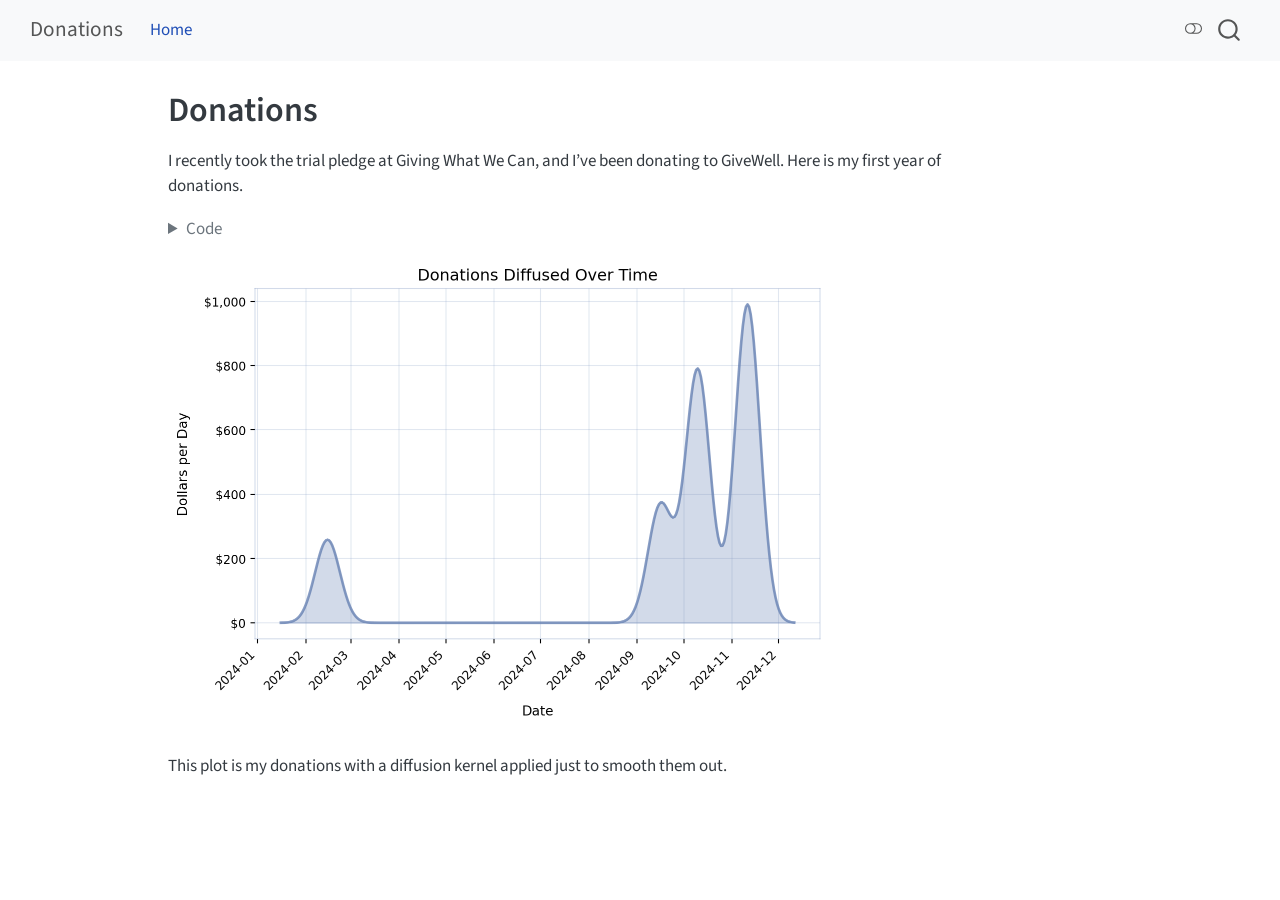
<file: index.html>
<!DOCTYPE html>
<html xmlns="http://www.w3.org/1999/xhtml" lang="en" xml:lang="en"><head>

<meta charset="utf-8">
<meta name="generator" content="quarto-1.6.32">

<meta name="viewport" content="width=device-width, initial-scale=1.0, user-scalable=yes">


<title>Donations</title>
<style>
code{white-space: pre-wrap;}
span.smallcaps{font-variant: small-caps;}
div.columns{display: flex; gap: min(4vw, 1.5em);}
div.column{flex: auto; overflow-x: auto;}
div.hanging-indent{margin-left: 1.5em; text-indent: -1.5em;}
ul.task-list{list-style: none;}
ul.task-list li input[type="checkbox"] {
  width: 0.8em;
  margin: 0 0.8em 0.2em -1em; /* quarto-specific, see https://github.com/quarto-dev/quarto-cli/issues/4556 */ 
  vertical-align: middle;
}
/* CSS for syntax highlighting */
pre > code.sourceCode { white-space: pre; position: relative; }
pre > code.sourceCode > span { line-height: 1.25; }
pre > code.sourceCode > span:empty { height: 1.2em; }
.sourceCode { overflow: visible; }
code.sourceCode > span { color: inherit; text-decoration: inherit; }
div.sourceCode { margin: 1em 0; }
pre.sourceCode { margin: 0; }
@media screen {
div.sourceCode { overflow: auto; }
}
@media print {
pre > code.sourceCode { white-space: pre-wrap; }
pre > code.sourceCode > span { display: inline-block; text-indent: -5em; padding-left: 5em; }
}
pre.numberSource code
  { counter-reset: source-line 0; }
pre.numberSource code > span
  { position: relative; left: -4em; counter-increment: source-line; }
pre.numberSource code > span > a:first-child::before
  { content: counter(source-line);
    position: relative; left: -1em; text-align: right; vertical-align: baseline;
    border: none; display: inline-block;
    -webkit-touch-callout: none; -webkit-user-select: none;
    -khtml-user-select: none; -moz-user-select: none;
    -ms-user-select: none; user-select: none;
    padding: 0 4px; width: 4em;
  }
pre.numberSource { margin-left: 3em;  padding-left: 4px; }
div.sourceCode
  {   }
@media screen {
pre > code.sourceCode > span > a:first-child::before { text-decoration: underline; }
}
</style>


<script src="site_libs/quarto-nav/quarto-nav.js"></script>
<script src="site_libs/quarto-nav/headroom.min.js"></script>
<script src="site_libs/clipboard/clipboard.min.js"></script>
<script src="site_libs/quarto-search/autocomplete.umd.js"></script>
<script src="site_libs/quarto-search/fuse.min.js"></script>
<script src="site_libs/quarto-search/quarto-search.js"></script>
<meta name="quarto:offset" content="./">
<script src="site_libs/quarto-html/quarto.js"></script>
<script src="site_libs/quarto-html/popper.min.js"></script>
<script src="site_libs/quarto-html/tippy.umd.min.js"></script>
<script src="site_libs/quarto-html/anchor.min.js"></script>
<link href="site_libs/quarto-html/tippy.css" rel="stylesheet">
<link href="site_libs/quarto-html/quarto-syntax-highlighting-2486e1f0a3ee9ee1fc393803a1361cdb.css" rel="stylesheet" class="quarto-color-scheme" id="quarto-text-highlighting-styles">
<link href="site_libs/quarto-html/quarto-syntax-highlighting-dark-6561bbde787c299e21493071c8edc6ff.css" rel="prefetch" class="quarto-color-scheme quarto-color-alternate" id="quarto-text-highlighting-styles">
<script src="site_libs/bootstrap/bootstrap.min.js"></script>
<link href="site_libs/bootstrap/bootstrap-icons.css" rel="stylesheet">
<link href="site_libs/bootstrap/bootstrap-5462d0dc975739fea4b7814f85fabdb2.min.css" rel="stylesheet" append-hash="true" class="quarto-color-scheme" id="quarto-bootstrap" data-mode="light">
<link href="site_libs/bootstrap/bootstrap-dark.min.css" rel="prefetch" class="quarto-color-scheme quarto-color-alternate" id="quarto-bootstrap" data-mode="dark">
<script id="quarto-search-options" type="application/json">{
  "location": "navbar",
  "copy-button": false,
  "collapse-after": 3,
  "panel-placement": "end",
  "type": "overlay",
  "limit": 50,
  "keyboard-shortcut": [
    "f",
    "/",
    "s"
  ],
  "show-item-context": false,
  "language": {
    "search-no-results-text": "No results",
    "search-matching-documents-text": "matching documents",
    "search-copy-link-title": "Copy link to search",
    "search-hide-matches-text": "Hide additional matches",
    "search-more-match-text": "more match in this document",
    "search-more-matches-text": "more matches in this document",
    "search-clear-button-title": "Clear",
    "search-text-placeholder": "",
    "search-detached-cancel-button-title": "Cancel",
    "search-submit-button-title": "Submit",
    "search-label": "Search"
  }
}</script>


<link rel="stylesheet" href="styles.css">
</head>

<body class="nav-fixed">

<div id="quarto-search-results"></div>
  <header id="quarto-header" class="headroom fixed-top">
    <nav class="navbar navbar-expand-lg " data-bs-theme="dark">
      <div class="navbar-container container-fluid">
      <div class="navbar-brand-container mx-auto">
    <a class="navbar-brand" href="./index.html">
    <span class="navbar-title">Donations</span>
    </a>
  </div>
            <div id="quarto-search" class="" title="Search"></div>
          <button class="navbar-toggler" type="button" data-bs-toggle="collapse" data-bs-target="#navbarCollapse" aria-controls="navbarCollapse" role="menu" aria-expanded="false" aria-label="Toggle navigation" onclick="if (window.quartoToggleHeadroom) { window.quartoToggleHeadroom(); }">
  <span class="navbar-toggler-icon"></span>
</button>
          <div class="collapse navbar-collapse" id="navbarCollapse">
            <ul class="navbar-nav navbar-nav-scroll me-auto">
  <li class="nav-item">
    <a class="nav-link active" href="./index.html" aria-current="page"> 
<span class="menu-text">Home</span></a>
  </li>  
</ul>
          </div> <!-- /navcollapse -->
            <div class="quarto-navbar-tools">
  <a href="" class="quarto-color-scheme-toggle quarto-navigation-tool  px-1" onclick="window.quartoToggleColorScheme(); return false;" title="Toggle dark mode"><i class="bi"></i></a>
</div>
      </div> <!-- /container-fluid -->
    </nav>
</header>
<!-- content -->
<div id="quarto-content" class="quarto-container page-columns page-rows-contents page-layout-article page-navbar">
<!-- sidebar -->
<!-- margin-sidebar -->
    <div id="quarto-margin-sidebar" class="sidebar margin-sidebar zindex-bottom">
        
    </div>
<!-- main -->
<main class="content" id="quarto-document-content">

<header id="title-block-header" class="quarto-title-block default">
<div class="quarto-title">
<h1 class="title">Donations</h1>
</div>



<div class="quarto-title-meta">

    
  
    
  </div>
  


</header>


<p>I recently took the trial pledge at Giving What We Can, and I’ve been donating to GiveWell. Here is my first year of donations.</p>
<div id="52fcdfbd" class="cell" data-execution_count="1">
<details class="code-fold">
<summary>Code</summary>
<div class="sourceCode cell-code" id="cb1"><pre class="sourceCode python code-with-copy"><code class="sourceCode python"><span id="cb1-1"><a href="#cb1-1" aria-hidden="true" tabindex="-1"></a><span class="im">from</span> graph_donations <span class="im">import</span> Donation, graph_donations</span>
<span id="cb1-2"><a href="#cb1-2" aria-hidden="true" tabindex="-1"></a><span class="im">from</span> datetime <span class="im">import</span> date</span>
<span id="cb1-3"><a href="#cb1-3" aria-hidden="true" tabindex="-1"></a></span>
<span id="cb1-4"><a href="#cb1-4" aria-hidden="true" tabindex="-1"></a>graph_donations(</span>
<span id="cb1-5"><a href="#cb1-5" aria-hidden="true" tabindex="-1"></a>  sigma<span class="op">=</span><span class="dv">8</span>, <span class="co"># controls spread of the diffusion (in days)</span></span>
<span id="cb1-6"><a href="#cb1-6" aria-hidden="true" tabindex="-1"></a>  padding_days<span class="op">=</span><span class="dv">30</span>,</span>
<span id="cb1-7"><a href="#cb1-7" aria-hidden="true" tabindex="-1"></a>  donations<span class="op">=</span>[</span>
<span id="cb1-8"><a href="#cb1-8" aria-hidden="true" tabindex="-1"></a>    Donation(date(<span class="dv">2024</span>, <span class="dv">2</span>, <span class="dv">15</span>), <span class="fl">5181.30</span>),</span>
<span id="cb1-9"><a href="#cb1-9" aria-hidden="true" tabindex="-1"></a>    Donation(date(<span class="dv">2024</span>, <span class="dv">9</span>, <span class="dv">16</span>), <span class="fl">7318.04</span>),</span>
<span id="cb1-10"><a href="#cb1-10" aria-hidden="true" tabindex="-1"></a>    Donation(date(<span class="dv">2024</span>, <span class="dv">10</span>, <span class="dv">10</span>), <span class="fl">15774.05</span>),</span>
<span id="cb1-11"><a href="#cb1-11" aria-hidden="true" tabindex="-1"></a>    Donation(date(<span class="dv">2024</span>, <span class="dv">11</span>, <span class="dv">11</span>), <span class="fl">13548.43</span> <span class="op">+</span> <span class="fl">6305.20</span>),</span>
<span id="cb1-12"><a href="#cb1-12" aria-hidden="true" tabindex="-1"></a>  ]</span>
<span id="cb1-13"><a href="#cb1-13" aria-hidden="true" tabindex="-1"></a>)<span class="op">;</span></span></code><button title="Copy to Clipboard" class="code-copy-button"><i class="bi"></i></button></pre></div>
</details>
<div class="cell-output cell-output-display">
<div>
<figure class="figure">
<p><img src="index_files/figure-html/cell-2-output-1.png" width="661" height="469" class="figure-img"></p>
</figure>
</div>
</div>
</div>
<p>This plot is my donations with a diffusion kernel applied just to smooth them out.</p>



</main> <!-- /main -->
<script id="quarto-html-after-body" type="application/javascript">
window.document.addEventListener("DOMContentLoaded", function (event) {
  const toggleBodyColorMode = (bsSheetEl) => {
    const mode = bsSheetEl.getAttribute("data-mode");
    const bodyEl = window.document.querySelector("body");
    if (mode === "dark") {
      bodyEl.classList.add("quarto-dark");
      bodyEl.classList.remove("quarto-light");
    } else {
      bodyEl.classList.add("quarto-light");
      bodyEl.classList.remove("quarto-dark");
    }
  }
  const toggleBodyColorPrimary = () => {
    const bsSheetEl = window.document.querySelector("link#quarto-bootstrap");
    if (bsSheetEl) {
      toggleBodyColorMode(bsSheetEl);
    }
  }
  toggleBodyColorPrimary();  
  const disableStylesheet = (stylesheets) => {
    for (let i=0; i < stylesheets.length; i++) {
      const stylesheet = stylesheets[i];
      stylesheet.rel = 'prefetch';
    }
  }
  const enableStylesheet = (stylesheets) => {
    for (let i=0; i < stylesheets.length; i++) {
      const stylesheet = stylesheets[i];
      stylesheet.rel = 'stylesheet';
    }
  }
  const manageTransitions = (selector, allowTransitions) => {
    const els = window.document.querySelectorAll(selector);
    for (let i=0; i < els.length; i++) {
      const el = els[i];
      if (allowTransitions) {
        el.classList.remove('notransition');
      } else {
        el.classList.add('notransition');
      }
    }
  }
  const toggleGiscusIfUsed = (isAlternate, darkModeDefault) => {
    const baseTheme = document.querySelector('#giscus-base-theme')?.value ?? 'light';
    const alternateTheme = document.querySelector('#giscus-alt-theme')?.value ?? 'dark';
    let newTheme = '';
    if(darkModeDefault) {
      newTheme = isAlternate ? baseTheme : alternateTheme;
    } else {
      newTheme = isAlternate ? alternateTheme : baseTheme;
    }
    const changeGiscusTheme = () => {
      // From: https://github.com/giscus/giscus/issues/336
      const sendMessage = (message) => {
        const iframe = document.querySelector('iframe.giscus-frame');
        if (!iframe) return;
        iframe.contentWindow.postMessage({ giscus: message }, 'https://giscus.app');
      }
      sendMessage({
        setConfig: {
          theme: newTheme
        }
      });
    }
    const isGiscussLoaded = window.document.querySelector('iframe.giscus-frame') !== null;
    if (isGiscussLoaded) {
      changeGiscusTheme();
    }
  }
  const toggleColorMode = (alternate) => {
    // Switch the stylesheets
    const alternateStylesheets = window.document.querySelectorAll('link.quarto-color-scheme.quarto-color-alternate');
    manageTransitions('#quarto-margin-sidebar .nav-link', false);
    if (alternate) {
      enableStylesheet(alternateStylesheets);
      for (const sheetNode of alternateStylesheets) {
        if (sheetNode.id === "quarto-bootstrap") {
          toggleBodyColorMode(sheetNode);
        }
      }
    } else {
      disableStylesheet(alternateStylesheets);
      toggleBodyColorPrimary();
    }
    manageTransitions('#quarto-margin-sidebar .nav-link', true);
    // Switch the toggles
    const toggles = window.document.querySelectorAll('.quarto-color-scheme-toggle');
    for (let i=0; i < toggles.length; i++) {
      const toggle = toggles[i];
      if (toggle) {
        if (alternate) {
          toggle.classList.add("alternate");     
        } else {
          toggle.classList.remove("alternate");
        }
      }
    }
    // Hack to workaround the fact that safari doesn't
    // properly recolor the scrollbar when toggling (#1455)
    if (navigator.userAgent.indexOf('Safari') > 0 && navigator.userAgent.indexOf('Chrome') == -1) {
      manageTransitions("body", false);
      window.scrollTo(0, 1);
      setTimeout(() => {
        window.scrollTo(0, 0);
        manageTransitions("body", true);
      }, 40);  
    }
  }
  const isFileUrl = () => { 
    return window.location.protocol === 'file:';
  }
  const hasAlternateSentinel = () => {  
    let styleSentinel = getColorSchemeSentinel();
    if (styleSentinel !== null) {
      return styleSentinel === "alternate";
    } else {
      return false;
    }
  }
  const setStyleSentinel = (alternate) => {
    const value = alternate ? "alternate" : "default";
    if (!isFileUrl()) {
      window.localStorage.setItem("quarto-color-scheme", value);
    } else {
      localAlternateSentinel = value;
    }
  }
  const getColorSchemeSentinel = () => {
    if (!isFileUrl()) {
      const storageValue = window.localStorage.getItem("quarto-color-scheme");
      return storageValue != null ? storageValue : localAlternateSentinel;
    } else {
      return localAlternateSentinel;
    }
  }
  const darkModeDefault = false;
  let localAlternateSentinel = darkModeDefault ? 'alternate' : 'default';
  // Dark / light mode switch
  window.quartoToggleColorScheme = () => {
    // Read the current dark / light value 
    let toAlternate = !hasAlternateSentinel();
    toggleColorMode(toAlternate);
    setStyleSentinel(toAlternate);
    toggleGiscusIfUsed(toAlternate, darkModeDefault);
  };
  // Ensure there is a toggle, if there isn't float one in the top right
  if (window.document.querySelector('.quarto-color-scheme-toggle') === null) {
    const a = window.document.createElement('a');
    a.classList.add('top-right');
    a.classList.add('quarto-color-scheme-toggle');
    a.href = "";
    a.onclick = function() { try { window.quartoToggleColorScheme(); } catch {} return false; };
    const i = window.document.createElement("i");
    i.classList.add('bi');
    a.appendChild(i);
    window.document.body.appendChild(a);
  }
  // Switch to dark mode if need be
  if (hasAlternateSentinel()) {
    toggleColorMode(true);
  } else {
    toggleColorMode(false);
  }
  const icon = "";
  const anchorJS = new window.AnchorJS();
  anchorJS.options = {
    placement: 'right',
    icon: icon
  };
  anchorJS.add('.anchored');
  const isCodeAnnotation = (el) => {
    for (const clz of el.classList) {
      if (clz.startsWith('code-annotation-')) {                     
        return true;
      }
    }
    return false;
  }
  const onCopySuccess = function(e) {
    // button target
    const button = e.trigger;
    // don't keep focus
    button.blur();
    // flash "checked"
    button.classList.add('code-copy-button-checked');
    var currentTitle = button.getAttribute("title");
    button.setAttribute("title", "Copied!");
    let tooltip;
    if (window.bootstrap) {
      button.setAttribute("data-bs-toggle", "tooltip");
      button.setAttribute("data-bs-placement", "left");
      button.setAttribute("data-bs-title", "Copied!");
      tooltip = new bootstrap.Tooltip(button, 
        { trigger: "manual", 
          customClass: "code-copy-button-tooltip",
          offset: [0, -8]});
      tooltip.show();    
    }
    setTimeout(function() {
      if (tooltip) {
        tooltip.hide();
        button.removeAttribute("data-bs-title");
        button.removeAttribute("data-bs-toggle");
        button.removeAttribute("data-bs-placement");
      }
      button.setAttribute("title", currentTitle);
      button.classList.remove('code-copy-button-checked');
    }, 1000);
    // clear code selection
    e.clearSelection();
  }
  const getTextToCopy = function(trigger) {
      const codeEl = trigger.previousElementSibling.cloneNode(true);
      for (const childEl of codeEl.children) {
        if (isCodeAnnotation(childEl)) {
          childEl.remove();
        }
      }
      return codeEl.innerText;
  }
  const clipboard = new window.ClipboardJS('.code-copy-button:not([data-in-quarto-modal])', {
    text: getTextToCopy
  });
  clipboard.on('success', onCopySuccess);
  if (window.document.getElementById('quarto-embedded-source-code-modal')) {
    // For code content inside modals, clipBoardJS needs to be initialized with a container option
    // TODO: Check when it could be a function (https://github.com/zenorocha/clipboard.js/issues/860)
    const clipboardModal = new window.ClipboardJS('.code-copy-button[data-in-quarto-modal]', {
      text: getTextToCopy,
      container: window.document.getElementById('quarto-embedded-source-code-modal')
    });
    clipboardModal.on('success', onCopySuccess);
  }
    var localhostRegex = new RegExp(/^(?:http|https):\/\/localhost\:?[0-9]*\//);
    var mailtoRegex = new RegExp(/^mailto:/);
      var filterRegex = new RegExp("https:\/\/GSmithApps\.github\.io\/donations\/");
    var isInternal = (href) => {
        return filterRegex.test(href) || localhostRegex.test(href) || mailtoRegex.test(href);
    }
    // Inspect non-navigation links and adorn them if external
 	var links = window.document.querySelectorAll('a[href]:not(.nav-link):not(.navbar-brand):not(.toc-action):not(.sidebar-link):not(.sidebar-item-toggle):not(.pagination-link):not(.no-external):not([aria-hidden]):not(.dropdown-item):not(.quarto-navigation-tool):not(.about-link)');
    for (var i=0; i<links.length; i++) {
      const link = links[i];
      if (!isInternal(link.href)) {
        // undo the damage that might have been done by quarto-nav.js in the case of
        // links that we want to consider external
        if (link.dataset.originalHref !== undefined) {
          link.href = link.dataset.originalHref;
        }
      }
    }
  function tippyHover(el, contentFn, onTriggerFn, onUntriggerFn) {
    const config = {
      allowHTML: true,
      maxWidth: 500,
      delay: 100,
      arrow: false,
      appendTo: function(el) {
          return el.parentElement;
      },
      interactive: true,
      interactiveBorder: 10,
      theme: 'quarto',
      placement: 'bottom-start',
    };
    if (contentFn) {
      config.content = contentFn;
    }
    if (onTriggerFn) {
      config.onTrigger = onTriggerFn;
    }
    if (onUntriggerFn) {
      config.onUntrigger = onUntriggerFn;
    }
    window.tippy(el, config); 
  }
  const noterefs = window.document.querySelectorAll('a[role="doc-noteref"]');
  for (var i=0; i<noterefs.length; i++) {
    const ref = noterefs[i];
    tippyHover(ref, function() {
      // use id or data attribute instead here
      let href = ref.getAttribute('data-footnote-href') || ref.getAttribute('href');
      try { href = new URL(href).hash; } catch {}
      const id = href.replace(/^#\/?/, "");
      const note = window.document.getElementById(id);
      if (note) {
        return note.innerHTML;
      } else {
        return "";
      }
    });
  }
  const xrefs = window.document.querySelectorAll('a.quarto-xref');
  const processXRef = (id, note) => {
    // Strip column container classes
    const stripColumnClz = (el) => {
      el.classList.remove("page-full", "page-columns");
      if (el.children) {
        for (const child of el.children) {
          stripColumnClz(child);
        }
      }
    }
    stripColumnClz(note)
    if (id === null || id.startsWith('sec-')) {
      // Special case sections, only their first couple elements
      const container = document.createElement("div");
      if (note.children && note.children.length > 2) {
        container.appendChild(note.children[0].cloneNode(true));
        for (let i = 1; i < note.children.length; i++) {
          const child = note.children[i];
          if (child.tagName === "P" && child.innerText === "") {
            continue;
          } else {
            container.appendChild(child.cloneNode(true));
            break;
          }
        }
        if (window.Quarto?.typesetMath) {
          window.Quarto.typesetMath(container);
        }
        return container.innerHTML
      } else {
        if (window.Quarto?.typesetMath) {
          window.Quarto.typesetMath(note);
        }
        return note.innerHTML;
      }
    } else {
      // Remove any anchor links if they are present
      const anchorLink = note.querySelector('a.anchorjs-link');
      if (anchorLink) {
        anchorLink.remove();
      }
      if (window.Quarto?.typesetMath) {
        window.Quarto.typesetMath(note);
      }
      // TODO in 1.5, we should make sure this works without a callout special case
      if (note.classList.contains("callout")) {
        return note.outerHTML;
      } else {
        return note.innerHTML;
      }
    }
  }
  for (var i=0; i<xrefs.length; i++) {
    const xref = xrefs[i];
    tippyHover(xref, undefined, function(instance) {
      instance.disable();
      let url = xref.getAttribute('href');
      let hash = undefined; 
      if (url.startsWith('#')) {
        hash = url;
      } else {
        try { hash = new URL(url).hash; } catch {}
      }
      if (hash) {
        const id = hash.replace(/^#\/?/, "");
        const note = window.document.getElementById(id);
        if (note !== null) {
          try {
            const html = processXRef(id, note.cloneNode(true));
            instance.setContent(html);
          } finally {
            instance.enable();
            instance.show();
          }
        } else {
          // See if we can fetch this
          fetch(url.split('#')[0])
          .then(res => res.text())
          .then(html => {
            const parser = new DOMParser();
            const htmlDoc = parser.parseFromString(html, "text/html");
            const note = htmlDoc.getElementById(id);
            if (note !== null) {
              const html = processXRef(id, note);
              instance.setContent(html);
            } 
          }).finally(() => {
            instance.enable();
            instance.show();
          });
        }
      } else {
        // See if we can fetch a full url (with no hash to target)
        // This is a special case and we should probably do some content thinning / targeting
        fetch(url)
        .then(res => res.text())
        .then(html => {
          const parser = new DOMParser();
          const htmlDoc = parser.parseFromString(html, "text/html");
          const note = htmlDoc.querySelector('main.content');
          if (note !== null) {
            // This should only happen for chapter cross references
            // (since there is no id in the URL)
            // remove the first header
            if (note.children.length > 0 && note.children[0].tagName === "HEADER") {
              note.children[0].remove();
            }
            const html = processXRef(null, note);
            instance.setContent(html);
          } 
        }).finally(() => {
          instance.enable();
          instance.show();
        });
      }
    }, function(instance) {
    });
  }
      let selectedAnnoteEl;
      const selectorForAnnotation = ( cell, annotation) => {
        let cellAttr = 'data-code-cell="' + cell + '"';
        let lineAttr = 'data-code-annotation="' +  annotation + '"';
        const selector = 'span[' + cellAttr + '][' + lineAttr + ']';
        return selector;
      }
      const selectCodeLines = (annoteEl) => {
        const doc = window.document;
        const targetCell = annoteEl.getAttribute("data-target-cell");
        const targetAnnotation = annoteEl.getAttribute("data-target-annotation");
        const annoteSpan = window.document.querySelector(selectorForAnnotation(targetCell, targetAnnotation));
        const lines = annoteSpan.getAttribute("data-code-lines").split(",");
        const lineIds = lines.map((line) => {
          return targetCell + "-" + line;
        })
        let top = null;
        let height = null;
        let parent = null;
        if (lineIds.length > 0) {
            //compute the position of the single el (top and bottom and make a div)
            const el = window.document.getElementById(lineIds[0]);
            top = el.offsetTop;
            height = el.offsetHeight;
            parent = el.parentElement.parentElement;
          if (lineIds.length > 1) {
            const lastEl = window.document.getElementById(lineIds[lineIds.length - 1]);
            const bottom = lastEl.offsetTop + lastEl.offsetHeight;
            height = bottom - top;
          }
          if (top !== null && height !== null && parent !== null) {
            // cook up a div (if necessary) and position it 
            let div = window.document.getElementById("code-annotation-line-highlight");
            if (div === null) {
              div = window.document.createElement("div");
              div.setAttribute("id", "code-annotation-line-highlight");
              div.style.position = 'absolute';
              parent.appendChild(div);
            }
            div.style.top = top - 2 + "px";
            div.style.height = height + 4 + "px";
            div.style.left = 0;
            let gutterDiv = window.document.getElementById("code-annotation-line-highlight-gutter");
            if (gutterDiv === null) {
              gutterDiv = window.document.createElement("div");
              gutterDiv.setAttribute("id", "code-annotation-line-highlight-gutter");
              gutterDiv.style.position = 'absolute';
              const codeCell = window.document.getElementById(targetCell);
              const gutter = codeCell.querySelector('.code-annotation-gutter');
              gutter.appendChild(gutterDiv);
            }
            gutterDiv.style.top = top - 2 + "px";
            gutterDiv.style.height = height + 4 + "px";
          }
          selectedAnnoteEl = annoteEl;
        }
      };
      const unselectCodeLines = () => {
        const elementsIds = ["code-annotation-line-highlight", "code-annotation-line-highlight-gutter"];
        elementsIds.forEach((elId) => {
          const div = window.document.getElementById(elId);
          if (div) {
            div.remove();
          }
        });
        selectedAnnoteEl = undefined;
      };
        // Handle positioning of the toggle
    window.addEventListener(
      "resize",
      throttle(() => {
        elRect = undefined;
        if (selectedAnnoteEl) {
          selectCodeLines(selectedAnnoteEl);
        }
      }, 10)
    );
    function throttle(fn, ms) {
    let throttle = false;
    let timer;
      return (...args) => {
        if(!throttle) { // first call gets through
            fn.apply(this, args);
            throttle = true;
        } else { // all the others get throttled
            if(timer) clearTimeout(timer); // cancel #2
            timer = setTimeout(() => {
              fn.apply(this, args);
              timer = throttle = false;
            }, ms);
        }
      };
    }
      // Attach click handler to the DT
      const annoteDls = window.document.querySelectorAll('dt[data-target-cell]');
      for (const annoteDlNode of annoteDls) {
        annoteDlNode.addEventListener('click', (event) => {
          const clickedEl = event.target;
          if (clickedEl !== selectedAnnoteEl) {
            unselectCodeLines();
            const activeEl = window.document.querySelector('dt[data-target-cell].code-annotation-active');
            if (activeEl) {
              activeEl.classList.remove('code-annotation-active');
            }
            selectCodeLines(clickedEl);
            clickedEl.classList.add('code-annotation-active');
          } else {
            // Unselect the line
            unselectCodeLines();
            clickedEl.classList.remove('code-annotation-active');
          }
        });
      }
  const findCites = (el) => {
    const parentEl = el.parentElement;
    if (parentEl) {
      const cites = parentEl.dataset.cites;
      if (cites) {
        return {
          el,
          cites: cites.split(' ')
        };
      } else {
        return findCites(el.parentElement)
      }
    } else {
      return undefined;
    }
  };
  var bibliorefs = window.document.querySelectorAll('a[role="doc-biblioref"]');
  for (var i=0; i<bibliorefs.length; i++) {
    const ref = bibliorefs[i];
    const citeInfo = findCites(ref);
    if (citeInfo) {
      tippyHover(citeInfo.el, function() {
        var popup = window.document.createElement('div');
        citeInfo.cites.forEach(function(cite) {
          var citeDiv = window.document.createElement('div');
          citeDiv.classList.add('hanging-indent');
          citeDiv.classList.add('csl-entry');
          var biblioDiv = window.document.getElementById('ref-' + cite);
          if (biblioDiv) {
            citeDiv.innerHTML = biblioDiv.innerHTML;
          }
          popup.appendChild(citeDiv);
        });
        return popup.innerHTML;
      });
    }
  }
});
</script>
</div> <!-- /content -->




</body></html>
</file>
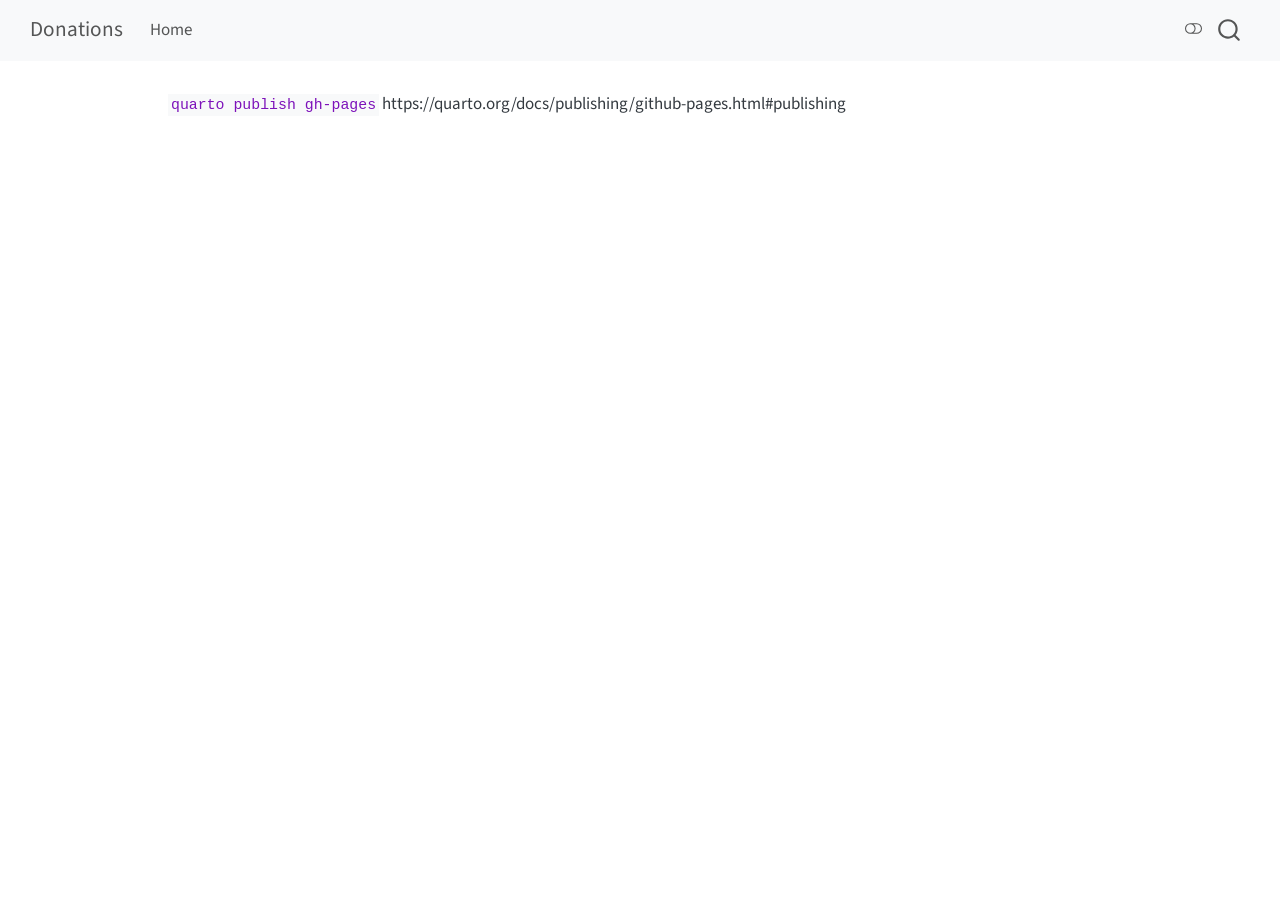
<file: CONTRIBUTING.html>
<!DOCTYPE html>
<html xmlns="http://www.w3.org/1999/xhtml" lang="en" xml:lang="en"><head>

<meta charset="utf-8">
<meta name="generator" content="quarto-1.6.32">

<meta name="viewport" content="width=device-width, initial-scale=1.0, user-scalable=yes">


<title>contributing – Donations</title>
<style>
code{white-space: pre-wrap;}
span.smallcaps{font-variant: small-caps;}
div.columns{display: flex; gap: min(4vw, 1.5em);}
div.column{flex: auto; overflow-x: auto;}
div.hanging-indent{margin-left: 1.5em; text-indent: -1.5em;}
ul.task-list{list-style: none;}
ul.task-list li input[type="checkbox"] {
  width: 0.8em;
  margin: 0 0.8em 0.2em -1em; /* quarto-specific, see https://github.com/quarto-dev/quarto-cli/issues/4556 */ 
  vertical-align: middle;
}
</style>


<script src="site_libs/quarto-nav/quarto-nav.js"></script>
<script src="site_libs/quarto-nav/headroom.min.js"></script>
<script src="site_libs/clipboard/clipboard.min.js"></script>
<script src="site_libs/quarto-search/autocomplete.umd.js"></script>
<script src="site_libs/quarto-search/fuse.min.js"></script>
<script src="site_libs/quarto-search/quarto-search.js"></script>
<meta name="quarto:offset" content="./">
<script src="site_libs/quarto-html/quarto.js"></script>
<script src="site_libs/quarto-html/popper.min.js"></script>
<script src="site_libs/quarto-html/tippy.umd.min.js"></script>
<script src="site_libs/quarto-html/anchor.min.js"></script>
<link href="site_libs/quarto-html/tippy.css" rel="stylesheet">
<link href="site_libs/quarto-html/quarto-syntax-highlighting-2486e1f0a3ee9ee1fc393803a1361cdb.css" rel="stylesheet" class="quarto-color-scheme" id="quarto-text-highlighting-styles">
<link href="site_libs/quarto-html/quarto-syntax-highlighting-dark-6561bbde787c299e21493071c8edc6ff.css" rel="prefetch" class="quarto-color-scheme quarto-color-alternate" id="quarto-text-highlighting-styles">
<script src="site_libs/bootstrap/bootstrap.min.js"></script>
<link href="site_libs/bootstrap/bootstrap-icons.css" rel="stylesheet">
<link href="site_libs/bootstrap/bootstrap-5462d0dc975739fea4b7814f85fabdb2.min.css" rel="stylesheet" append-hash="true" class="quarto-color-scheme" id="quarto-bootstrap" data-mode="light">
<link href="site_libs/bootstrap/bootstrap-dark.min.css" rel="prefetch" class="quarto-color-scheme quarto-color-alternate" id="quarto-bootstrap" data-mode="dark">
<script id="quarto-search-options" type="application/json">{
  "location": "navbar",
  "copy-button": false,
  "collapse-after": 3,
  "panel-placement": "end",
  "type": "overlay",
  "limit": 50,
  "keyboard-shortcut": [
    "f",
    "/",
    "s"
  ],
  "show-item-context": false,
  "language": {
    "search-no-results-text": "No results",
    "search-matching-documents-text": "matching documents",
    "search-copy-link-title": "Copy link to search",
    "search-hide-matches-text": "Hide additional matches",
    "search-more-match-text": "more match in this document",
    "search-more-matches-text": "more matches in this document",
    "search-clear-button-title": "Clear",
    "search-text-placeholder": "",
    "search-detached-cancel-button-title": "Cancel",
    "search-submit-button-title": "Submit",
    "search-label": "Search"
  }
}</script>


<link rel="stylesheet" href="styles.css">
</head>

<body class="nav-fixed">

<div id="quarto-search-results"></div>
  <header id="quarto-header" class="headroom fixed-top">
    <nav class="navbar navbar-expand-lg " data-bs-theme="dark">
      <div class="navbar-container container-fluid">
      <div class="navbar-brand-container mx-auto">
    <a class="navbar-brand" href="./index.html">
    <span class="navbar-title">Donations</span>
    </a>
  </div>
            <div id="quarto-search" class="" title="Search"></div>
          <button class="navbar-toggler" type="button" data-bs-toggle="collapse" data-bs-target="#navbarCollapse" aria-controls="navbarCollapse" role="menu" aria-expanded="false" aria-label="Toggle navigation" onclick="if (window.quartoToggleHeadroom) { window.quartoToggleHeadroom(); }">
  <span class="navbar-toggler-icon"></span>
</button>
          <div class="collapse navbar-collapse" id="navbarCollapse">
            <ul class="navbar-nav navbar-nav-scroll me-auto">
  <li class="nav-item">
    <a class="nav-link" href="./index.html"> 
<span class="menu-text">Home</span></a>
  </li>  
</ul>
          </div> <!-- /navcollapse -->
            <div class="quarto-navbar-tools">
  <a href="" class="quarto-color-scheme-toggle quarto-navigation-tool  px-1" onclick="window.quartoToggleColorScheme(); return false;" title="Toggle dark mode"><i class="bi"></i></a>
</div>
      </div> <!-- /container-fluid -->
    </nav>
</header>
<!-- content -->
<div id="quarto-content" class="quarto-container page-columns page-rows-contents page-layout-article page-navbar">
<!-- sidebar -->
<!-- margin-sidebar -->
    <div id="quarto-margin-sidebar" class="sidebar margin-sidebar zindex-bottom">
        
    </div>
<!-- main -->
<main class="content" id="quarto-document-content">




<p><code>quarto publish gh-pages</code> https://quarto.org/docs/publishing/github-pages.html#publishing</p>



</main> <!-- /main -->
<script id="quarto-html-after-body" type="application/javascript">
window.document.addEventListener("DOMContentLoaded", function (event) {
  const toggleBodyColorMode = (bsSheetEl) => {
    const mode = bsSheetEl.getAttribute("data-mode");
    const bodyEl = window.document.querySelector("body");
    if (mode === "dark") {
      bodyEl.classList.add("quarto-dark");
      bodyEl.classList.remove("quarto-light");
    } else {
      bodyEl.classList.add("quarto-light");
      bodyEl.classList.remove("quarto-dark");
    }
  }
  const toggleBodyColorPrimary = () => {
    const bsSheetEl = window.document.querySelector("link#quarto-bootstrap");
    if (bsSheetEl) {
      toggleBodyColorMode(bsSheetEl);
    }
  }
  toggleBodyColorPrimary();  
  const disableStylesheet = (stylesheets) => {
    for (let i=0; i < stylesheets.length; i++) {
      const stylesheet = stylesheets[i];
      stylesheet.rel = 'prefetch';
    }
  }
  const enableStylesheet = (stylesheets) => {
    for (let i=0; i < stylesheets.length; i++) {
      const stylesheet = stylesheets[i];
      stylesheet.rel = 'stylesheet';
    }
  }
  const manageTransitions = (selector, allowTransitions) => {
    const els = window.document.querySelectorAll(selector);
    for (let i=0; i < els.length; i++) {
      const el = els[i];
      if (allowTransitions) {
        el.classList.remove('notransition');
      } else {
        el.classList.add('notransition');
      }
    }
  }
  const toggleGiscusIfUsed = (isAlternate, darkModeDefault) => {
    const baseTheme = document.querySelector('#giscus-base-theme')?.value ?? 'light';
    const alternateTheme = document.querySelector('#giscus-alt-theme')?.value ?? 'dark';
    let newTheme = '';
    if(darkModeDefault) {
      newTheme = isAlternate ? baseTheme : alternateTheme;
    } else {
      newTheme = isAlternate ? alternateTheme : baseTheme;
    }
    const changeGiscusTheme = () => {
      // From: https://github.com/giscus/giscus/issues/336
      const sendMessage = (message) => {
        const iframe = document.querySelector('iframe.giscus-frame');
        if (!iframe) return;
        iframe.contentWindow.postMessage({ giscus: message }, 'https://giscus.app');
      }
      sendMessage({
        setConfig: {
          theme: newTheme
        }
      });
    }
    const isGiscussLoaded = window.document.querySelector('iframe.giscus-frame') !== null;
    if (isGiscussLoaded) {
      changeGiscusTheme();
    }
  }
  const toggleColorMode = (alternate) => {
    // Switch the stylesheets
    const alternateStylesheets = window.document.querySelectorAll('link.quarto-color-scheme.quarto-color-alternate');
    manageTransitions('#quarto-margin-sidebar .nav-link', false);
    if (alternate) {
      enableStylesheet(alternateStylesheets);
      for (const sheetNode of alternateStylesheets) {
        if (sheetNode.id === "quarto-bootstrap") {
          toggleBodyColorMode(sheetNode);
        }
      }
    } else {
      disableStylesheet(alternateStylesheets);
      toggleBodyColorPrimary();
    }
    manageTransitions('#quarto-margin-sidebar .nav-link', true);
    // Switch the toggles
    const toggles = window.document.querySelectorAll('.quarto-color-scheme-toggle');
    for (let i=0; i < toggles.length; i++) {
      const toggle = toggles[i];
      if (toggle) {
        if (alternate) {
          toggle.classList.add("alternate");     
        } else {
          toggle.classList.remove("alternate");
        }
      }
    }
    // Hack to workaround the fact that safari doesn't
    // properly recolor the scrollbar when toggling (#1455)
    if (navigator.userAgent.indexOf('Safari') > 0 && navigator.userAgent.indexOf('Chrome') == -1) {
      manageTransitions("body", false);
      window.scrollTo(0, 1);
      setTimeout(() => {
        window.scrollTo(0, 0);
        manageTransitions("body", true);
      }, 40);  
    }
  }
  const isFileUrl = () => { 
    return window.location.protocol === 'file:';
  }
  const hasAlternateSentinel = () => {  
    let styleSentinel = getColorSchemeSentinel();
    if (styleSentinel !== null) {
      return styleSentinel === "alternate";
    } else {
      return false;
    }
  }
  const setStyleSentinel = (alternate) => {
    const value = alternate ? "alternate" : "default";
    if (!isFileUrl()) {
      window.localStorage.setItem("quarto-color-scheme", value);
    } else {
      localAlternateSentinel = value;
    }
  }
  const getColorSchemeSentinel = () => {
    if (!isFileUrl()) {
      const storageValue = window.localStorage.getItem("quarto-color-scheme");
      return storageValue != null ? storageValue : localAlternateSentinel;
    } else {
      return localAlternateSentinel;
    }
  }
  const darkModeDefault = false;
  let localAlternateSentinel = darkModeDefault ? 'alternate' : 'default';
  // Dark / light mode switch
  window.quartoToggleColorScheme = () => {
    // Read the current dark / light value 
    let toAlternate = !hasAlternateSentinel();
    toggleColorMode(toAlternate);
    setStyleSentinel(toAlternate);
    toggleGiscusIfUsed(toAlternate, darkModeDefault);
  };
  // Ensure there is a toggle, if there isn't float one in the top right
  if (window.document.querySelector('.quarto-color-scheme-toggle') === null) {
    const a = window.document.createElement('a');
    a.classList.add('top-right');
    a.classList.add('quarto-color-scheme-toggle');
    a.href = "";
    a.onclick = function() { try { window.quartoToggleColorScheme(); } catch {} return false; };
    const i = window.document.createElement("i");
    i.classList.add('bi');
    a.appendChild(i);
    window.document.body.appendChild(a);
  }
  // Switch to dark mode if need be
  if (hasAlternateSentinel()) {
    toggleColorMode(true);
  } else {
    toggleColorMode(false);
  }
  const icon = "";
  const anchorJS = new window.AnchorJS();
  anchorJS.options = {
    placement: 'right',
    icon: icon
  };
  anchorJS.add('.anchored');
  const isCodeAnnotation = (el) => {
    for (const clz of el.classList) {
      if (clz.startsWith('code-annotation-')) {                     
        return true;
      }
    }
    return false;
  }
  const onCopySuccess = function(e) {
    // button target
    const button = e.trigger;
    // don't keep focus
    button.blur();
    // flash "checked"
    button.classList.add('code-copy-button-checked');
    var currentTitle = button.getAttribute("title");
    button.setAttribute("title", "Copied!");
    let tooltip;
    if (window.bootstrap) {
      button.setAttribute("data-bs-toggle", "tooltip");
      button.setAttribute("data-bs-placement", "left");
      button.setAttribute("data-bs-title", "Copied!");
      tooltip = new bootstrap.Tooltip(button, 
        { trigger: "manual", 
          customClass: "code-copy-button-tooltip",
          offset: [0, -8]});
      tooltip.show();    
    }
    setTimeout(function() {
      if (tooltip) {
        tooltip.hide();
        button.removeAttribute("data-bs-title");
        button.removeAttribute("data-bs-toggle");
        button.removeAttribute("data-bs-placement");
      }
      button.setAttribute("title", currentTitle);
      button.classList.remove('code-copy-button-checked');
    }, 1000);
    // clear code selection
    e.clearSelection();
  }
  const getTextToCopy = function(trigger) {
      const codeEl = trigger.previousElementSibling.cloneNode(true);
      for (const childEl of codeEl.children) {
        if (isCodeAnnotation(childEl)) {
          childEl.remove();
        }
      }
      return codeEl.innerText;
  }
  const clipboard = new window.ClipboardJS('.code-copy-button:not([data-in-quarto-modal])', {
    text: getTextToCopy
  });
  clipboard.on('success', onCopySuccess);
  if (window.document.getElementById('quarto-embedded-source-code-modal')) {
    // For code content inside modals, clipBoardJS needs to be initialized with a container option
    // TODO: Check when it could be a function (https://github.com/zenorocha/clipboard.js/issues/860)
    const clipboardModal = new window.ClipboardJS('.code-copy-button[data-in-quarto-modal]', {
      text: getTextToCopy,
      container: window.document.getElementById('quarto-embedded-source-code-modal')
    });
    clipboardModal.on('success', onCopySuccess);
  }
    var localhostRegex = new RegExp(/^(?:http|https):\/\/localhost\:?[0-9]*\//);
    var mailtoRegex = new RegExp(/^mailto:/);
      var filterRegex = new RegExp("https:\/\/GSmithApps\.github\.io\/donations\/");
    var isInternal = (href) => {
        return filterRegex.test(href) || localhostRegex.test(href) || mailtoRegex.test(href);
    }
    // Inspect non-navigation links and adorn them if external
 	var links = window.document.querySelectorAll('a[href]:not(.nav-link):not(.navbar-brand):not(.toc-action):not(.sidebar-link):not(.sidebar-item-toggle):not(.pagination-link):not(.no-external):not([aria-hidden]):not(.dropdown-item):not(.quarto-navigation-tool):not(.about-link)');
    for (var i=0; i<links.length; i++) {
      const link = links[i];
      if (!isInternal(link.href)) {
        // undo the damage that might have been done by quarto-nav.js in the case of
        // links that we want to consider external
        if (link.dataset.originalHref !== undefined) {
          link.href = link.dataset.originalHref;
        }
      }
    }
  function tippyHover(el, contentFn, onTriggerFn, onUntriggerFn) {
    const config = {
      allowHTML: true,
      maxWidth: 500,
      delay: 100,
      arrow: false,
      appendTo: function(el) {
          return el.parentElement;
      },
      interactive: true,
      interactiveBorder: 10,
      theme: 'quarto',
      placement: 'bottom-start',
    };
    if (contentFn) {
      config.content = contentFn;
    }
    if (onTriggerFn) {
      config.onTrigger = onTriggerFn;
    }
    if (onUntriggerFn) {
      config.onUntrigger = onUntriggerFn;
    }
    window.tippy(el, config); 
  }
  const noterefs = window.document.querySelectorAll('a[role="doc-noteref"]');
  for (var i=0; i<noterefs.length; i++) {
    const ref = noterefs[i];
    tippyHover(ref, function() {
      // use id or data attribute instead here
      let href = ref.getAttribute('data-footnote-href') || ref.getAttribute('href');
      try { href = new URL(href).hash; } catch {}
      const id = href.replace(/^#\/?/, "");
      const note = window.document.getElementById(id);
      if (note) {
        return note.innerHTML;
      } else {
        return "";
      }
    });
  }
  const xrefs = window.document.querySelectorAll('a.quarto-xref');
  const processXRef = (id, note) => {
    // Strip column container classes
    const stripColumnClz = (el) => {
      el.classList.remove("page-full", "page-columns");
      if (el.children) {
        for (const child of el.children) {
          stripColumnClz(child);
        }
      }
    }
    stripColumnClz(note)
    if (id === null || id.startsWith('sec-')) {
      // Special case sections, only their first couple elements
      const container = document.createElement("div");
      if (note.children && note.children.length > 2) {
        container.appendChild(note.children[0].cloneNode(true));
        for (let i = 1; i < note.children.length; i++) {
          const child = note.children[i];
          if (child.tagName === "P" && child.innerText === "") {
            continue;
          } else {
            container.appendChild(child.cloneNode(true));
            break;
          }
        }
        if (window.Quarto?.typesetMath) {
          window.Quarto.typesetMath(container);
        }
        return container.innerHTML
      } else {
        if (window.Quarto?.typesetMath) {
          window.Quarto.typesetMath(note);
        }
        return note.innerHTML;
      }
    } else {
      // Remove any anchor links if they are present
      const anchorLink = note.querySelector('a.anchorjs-link');
      if (anchorLink) {
        anchorLink.remove();
      }
      if (window.Quarto?.typesetMath) {
        window.Quarto.typesetMath(note);
      }
      // TODO in 1.5, we should make sure this works without a callout special case
      if (note.classList.contains("callout")) {
        return note.outerHTML;
      } else {
        return note.innerHTML;
      }
    }
  }
  for (var i=0; i<xrefs.length; i++) {
    const xref = xrefs[i];
    tippyHover(xref, undefined, function(instance) {
      instance.disable();
      let url = xref.getAttribute('href');
      let hash = undefined; 
      if (url.startsWith('#')) {
        hash = url;
      } else {
        try { hash = new URL(url).hash; } catch {}
      }
      if (hash) {
        const id = hash.replace(/^#\/?/, "");
        const note = window.document.getElementById(id);
        if (note !== null) {
          try {
            const html = processXRef(id, note.cloneNode(true));
            instance.setContent(html);
          } finally {
            instance.enable();
            instance.show();
          }
        } else {
          // See if we can fetch this
          fetch(url.split('#')[0])
          .then(res => res.text())
          .then(html => {
            const parser = new DOMParser();
            const htmlDoc = parser.parseFromString(html, "text/html");
            const note = htmlDoc.getElementById(id);
            if (note !== null) {
              const html = processXRef(id, note);
              instance.setContent(html);
            } 
          }).finally(() => {
            instance.enable();
            instance.show();
          });
        }
      } else {
        // See if we can fetch a full url (with no hash to target)
        // This is a special case and we should probably do some content thinning / targeting
        fetch(url)
        .then(res => res.text())
        .then(html => {
          const parser = new DOMParser();
          const htmlDoc = parser.parseFromString(html, "text/html");
          const note = htmlDoc.querySelector('main.content');
          if (note !== null) {
            // This should only happen for chapter cross references
            // (since there is no id in the URL)
            // remove the first header
            if (note.children.length > 0 && note.children[0].tagName === "HEADER") {
              note.children[0].remove();
            }
            const html = processXRef(null, note);
            instance.setContent(html);
          } 
        }).finally(() => {
          instance.enable();
          instance.show();
        });
      }
    }, function(instance) {
    });
  }
      let selectedAnnoteEl;
      const selectorForAnnotation = ( cell, annotation) => {
        let cellAttr = 'data-code-cell="' + cell + '"';
        let lineAttr = 'data-code-annotation="' +  annotation + '"';
        const selector = 'span[' + cellAttr + '][' + lineAttr + ']';
        return selector;
      }
      const selectCodeLines = (annoteEl) => {
        const doc = window.document;
        const targetCell = annoteEl.getAttribute("data-target-cell");
        const targetAnnotation = annoteEl.getAttribute("data-target-annotation");
        const annoteSpan = window.document.querySelector(selectorForAnnotation(targetCell, targetAnnotation));
        const lines = annoteSpan.getAttribute("data-code-lines").split(",");
        const lineIds = lines.map((line) => {
          return targetCell + "-" + line;
        })
        let top = null;
        let height = null;
        let parent = null;
        if (lineIds.length > 0) {
            //compute the position of the single el (top and bottom and make a div)
            const el = window.document.getElementById(lineIds[0]);
            top = el.offsetTop;
            height = el.offsetHeight;
            parent = el.parentElement.parentElement;
          if (lineIds.length > 1) {
            const lastEl = window.document.getElementById(lineIds[lineIds.length - 1]);
            const bottom = lastEl.offsetTop + lastEl.offsetHeight;
            height = bottom - top;
          }
          if (top !== null && height !== null && parent !== null) {
            // cook up a div (if necessary) and position it 
            let div = window.document.getElementById("code-annotation-line-highlight");
            if (div === null) {
              div = window.document.createElement("div");
              div.setAttribute("id", "code-annotation-line-highlight");
              div.style.position = 'absolute';
              parent.appendChild(div);
            }
            div.style.top = top - 2 + "px";
            div.style.height = height + 4 + "px";
            div.style.left = 0;
            let gutterDiv = window.document.getElementById("code-annotation-line-highlight-gutter");
            if (gutterDiv === null) {
              gutterDiv = window.document.createElement("div");
              gutterDiv.setAttribute("id", "code-annotation-line-highlight-gutter");
              gutterDiv.style.position = 'absolute';
              const codeCell = window.document.getElementById(targetCell);
              const gutter = codeCell.querySelector('.code-annotation-gutter');
              gutter.appendChild(gutterDiv);
            }
            gutterDiv.style.top = top - 2 + "px";
            gutterDiv.style.height = height + 4 + "px";
          }
          selectedAnnoteEl = annoteEl;
        }
      };
      const unselectCodeLines = () => {
        const elementsIds = ["code-annotation-line-highlight", "code-annotation-line-highlight-gutter"];
        elementsIds.forEach((elId) => {
          const div = window.document.getElementById(elId);
          if (div) {
            div.remove();
          }
        });
        selectedAnnoteEl = undefined;
      };
        // Handle positioning of the toggle
    window.addEventListener(
      "resize",
      throttle(() => {
        elRect = undefined;
        if (selectedAnnoteEl) {
          selectCodeLines(selectedAnnoteEl);
        }
      }, 10)
    );
    function throttle(fn, ms) {
    let throttle = false;
    let timer;
      return (...args) => {
        if(!throttle) { // first call gets through
            fn.apply(this, args);
            throttle = true;
        } else { // all the others get throttled
            if(timer) clearTimeout(timer); // cancel #2
            timer = setTimeout(() => {
              fn.apply(this, args);
              timer = throttle = false;
            }, ms);
        }
      };
    }
      // Attach click handler to the DT
      const annoteDls = window.document.querySelectorAll('dt[data-target-cell]');
      for (const annoteDlNode of annoteDls) {
        annoteDlNode.addEventListener('click', (event) => {
          const clickedEl = event.target;
          if (clickedEl !== selectedAnnoteEl) {
            unselectCodeLines();
            const activeEl = window.document.querySelector('dt[data-target-cell].code-annotation-active');
            if (activeEl) {
              activeEl.classList.remove('code-annotation-active');
            }
            selectCodeLines(clickedEl);
            clickedEl.classList.add('code-annotation-active');
          } else {
            // Unselect the line
            unselectCodeLines();
            clickedEl.classList.remove('code-annotation-active');
          }
        });
      }
  const findCites = (el) => {
    const parentEl = el.parentElement;
    if (parentEl) {
      const cites = parentEl.dataset.cites;
      if (cites) {
        return {
          el,
          cites: cites.split(' ')
        };
      } else {
        return findCites(el.parentElement)
      }
    } else {
      return undefined;
    }
  };
  var bibliorefs = window.document.querySelectorAll('a[role="doc-biblioref"]');
  for (var i=0; i<bibliorefs.length; i++) {
    const ref = bibliorefs[i];
    const citeInfo = findCites(ref);
    if (citeInfo) {
      tippyHover(citeInfo.el, function() {
        var popup = window.document.createElement('div');
        citeInfo.cites.forEach(function(cite) {
          var citeDiv = window.document.createElement('div');
          citeDiv.classList.add('hanging-indent');
          citeDiv.classList.add('csl-entry');
          var biblioDiv = window.document.getElementById('ref-' + cite);
          if (biblioDiv) {
            citeDiv.innerHTML = biblioDiv.innerHTML;
          }
          popup.appendChild(citeDiv);
        });
        return popup.innerHTML;
      });
    }
  }
});
</script>
</div> <!-- /content -->




</body></html>
</file>
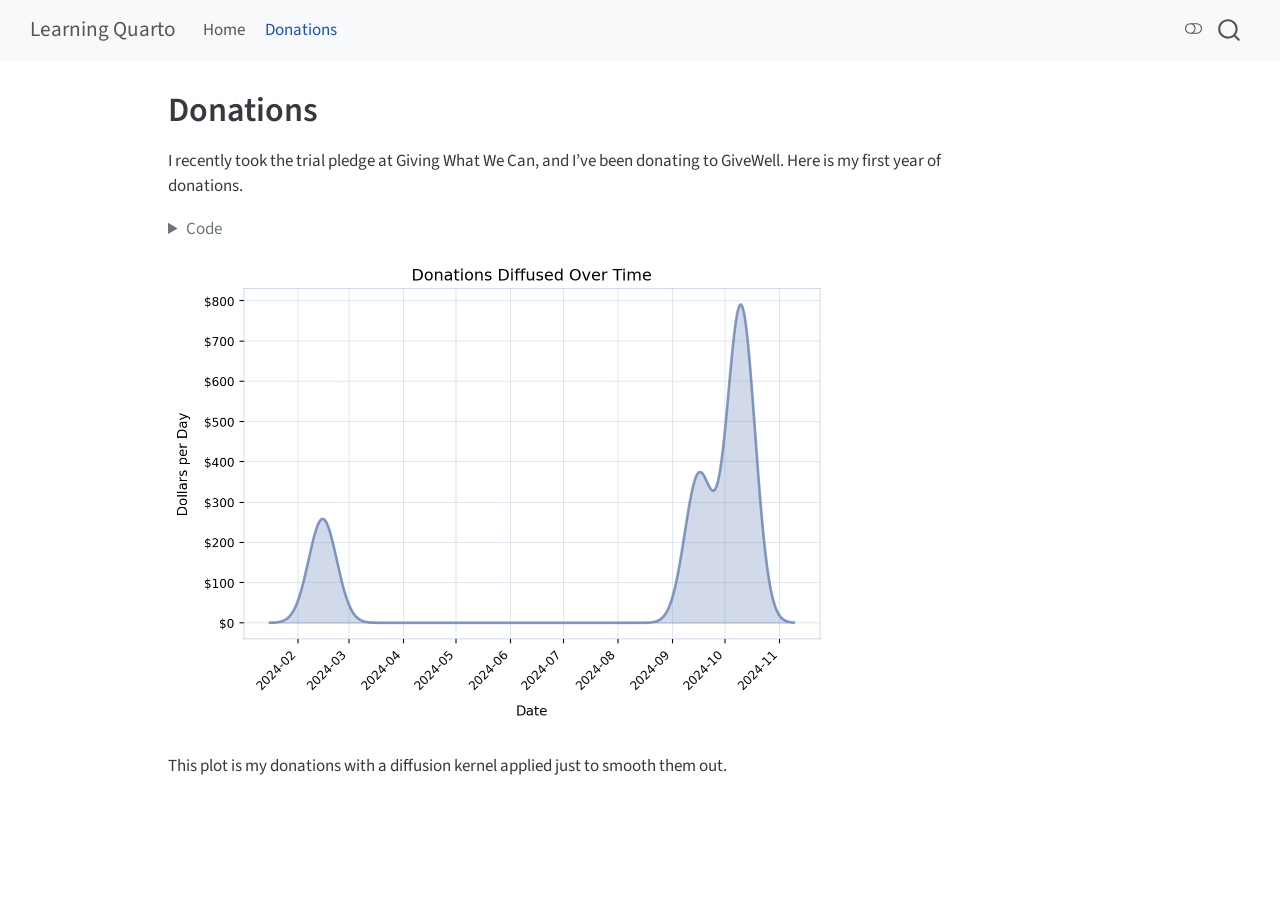
<file: donations.html>
<!DOCTYPE html>
<html xmlns="http://www.w3.org/1999/xhtml" lang="en" xml:lang="en"><head>

<meta charset="utf-8">
<meta name="generator" content="quarto-1.6.32">

<meta name="viewport" content="width=device-width, initial-scale=1.0, user-scalable=yes">


<title>Donations – Learning Quarto</title>
<style>
code{white-space: pre-wrap;}
span.smallcaps{font-variant: small-caps;}
div.columns{display: flex; gap: min(4vw, 1.5em);}
div.column{flex: auto; overflow-x: auto;}
div.hanging-indent{margin-left: 1.5em; text-indent: -1.5em;}
ul.task-list{list-style: none;}
ul.task-list li input[type="checkbox"] {
  width: 0.8em;
  margin: 0 0.8em 0.2em -1em; /* quarto-specific, see https://github.com/quarto-dev/quarto-cli/issues/4556 */ 
  vertical-align: middle;
}
/* CSS for syntax highlighting */
pre > code.sourceCode { white-space: pre; position: relative; }
pre > code.sourceCode > span { line-height: 1.25; }
pre > code.sourceCode > span:empty { height: 1.2em; }
.sourceCode { overflow: visible; }
code.sourceCode > span { color: inherit; text-decoration: inherit; }
div.sourceCode { margin: 1em 0; }
pre.sourceCode { margin: 0; }
@media screen {
div.sourceCode { overflow: auto; }
}
@media print {
pre > code.sourceCode { white-space: pre-wrap; }
pre > code.sourceCode > span { display: inline-block; text-indent: -5em; padding-left: 5em; }
}
pre.numberSource code
  { counter-reset: source-line 0; }
pre.numberSource code > span
  { position: relative; left: -4em; counter-increment: source-line; }
pre.numberSource code > span > a:first-child::before
  { content: counter(source-line);
    position: relative; left: -1em; text-align: right; vertical-align: baseline;
    border: none; display: inline-block;
    -webkit-touch-callout: none; -webkit-user-select: none;
    -khtml-user-select: none; -moz-user-select: none;
    -ms-user-select: none; user-select: none;
    padding: 0 4px; width: 4em;
  }
pre.numberSource { margin-left: 3em;  padding-left: 4px; }
div.sourceCode
  {   }
@media screen {
pre > code.sourceCode > span > a:first-child::before { text-decoration: underline; }
}
</style>


<script src="site_libs/quarto-nav/quarto-nav.js"></script>
<script src="site_libs/quarto-nav/headroom.min.js"></script>
<script src="site_libs/clipboard/clipboard.min.js"></script>
<script src="site_libs/quarto-search/autocomplete.umd.js"></script>
<script src="site_libs/quarto-search/fuse.min.js"></script>
<script src="site_libs/quarto-search/quarto-search.js"></script>
<meta name="quarto:offset" content="./">
<script src="site_libs/quarto-html/quarto.js"></script>
<script src="site_libs/quarto-html/popper.min.js"></script>
<script src="site_libs/quarto-html/tippy.umd.min.js"></script>
<script src="site_libs/quarto-html/anchor.min.js"></script>
<link href="site_libs/quarto-html/tippy.css" rel="stylesheet">
<link href="site_libs/quarto-html/quarto-syntax-highlighting-2486e1f0a3ee9ee1fc393803a1361cdb.css" rel="stylesheet" class="quarto-color-scheme" id="quarto-text-highlighting-styles">
<link href="site_libs/quarto-html/quarto-syntax-highlighting-dark-6561bbde787c299e21493071c8edc6ff.css" rel="prefetch" class="quarto-color-scheme quarto-color-alternate" id="quarto-text-highlighting-styles">
<script src="site_libs/bootstrap/bootstrap.min.js"></script>
<link href="site_libs/bootstrap/bootstrap-icons.css" rel="stylesheet">
<link href="site_libs/bootstrap/bootstrap-5462d0dc975739fea4b7814f85fabdb2.min.css" rel="stylesheet" append-hash="true" class="quarto-color-scheme" id="quarto-bootstrap" data-mode="light">
<link href="site_libs/bootstrap/bootstrap-dark.min.css" rel="prefetch" class="quarto-color-scheme quarto-color-alternate" id="quarto-bootstrap" data-mode="dark">
<script id="quarto-search-options" type="application/json">{
  "location": "navbar",
  "copy-button": false,
  "collapse-after": 3,
  "panel-placement": "end",
  "type": "overlay",
  "limit": 50,
  "keyboard-shortcut": [
    "f",
    "/",
    "s"
  ],
  "show-item-context": false,
  "language": {
    "search-no-results-text": "No results",
    "search-matching-documents-text": "matching documents",
    "search-copy-link-title": "Copy link to search",
    "search-hide-matches-text": "Hide additional matches",
    "search-more-match-text": "more match in this document",
    "search-more-matches-text": "more matches in this document",
    "search-clear-button-title": "Clear",
    "search-text-placeholder": "",
    "search-detached-cancel-button-title": "Cancel",
    "search-submit-button-title": "Submit",
    "search-label": "Search"
  }
}</script>


<link rel="stylesheet" href="styles.css">
</head>

<body class="nav-fixed">

<div id="quarto-search-results"></div>
  <header id="quarto-header" class="headroom fixed-top">
    <nav class="navbar navbar-expand-lg " data-bs-theme="dark">
      <div class="navbar-container container-fluid">
      <div class="navbar-brand-container mx-auto">
    <a class="navbar-brand" href="./index.html">
    <span class="navbar-title">Learning Quarto</span>
    </a>
  </div>
            <div id="quarto-search" class="" title="Search"></div>
          <button class="navbar-toggler" type="button" data-bs-toggle="collapse" data-bs-target="#navbarCollapse" aria-controls="navbarCollapse" role="menu" aria-expanded="false" aria-label="Toggle navigation" onclick="if (window.quartoToggleHeadroom) { window.quartoToggleHeadroom(); }">
  <span class="navbar-toggler-icon"></span>
</button>
          <div class="collapse navbar-collapse" id="navbarCollapse">
            <ul class="navbar-nav navbar-nav-scroll me-auto">
  <li class="nav-item">
    <a class="nav-link" href="./index.html"> 
<span class="menu-text">Home</span></a>
  </li>  
  <li class="nav-item">
    <a class="nav-link active" href="./donations.html" aria-current="page"> 
<span class="menu-text">Donations</span></a>
  </li>  
</ul>
          </div> <!-- /navcollapse -->
            <div class="quarto-navbar-tools">
  <a href="" class="quarto-color-scheme-toggle quarto-navigation-tool  px-1" onclick="window.quartoToggleColorScheme(); return false;" title="Toggle dark mode"><i class="bi"></i></a>
</div>
      </div> <!-- /container-fluid -->
    </nav>
</header>
<!-- content -->
<div id="quarto-content" class="quarto-container page-columns page-rows-contents page-layout-article page-navbar">
<!-- sidebar -->
<!-- margin-sidebar -->
    <div id="quarto-margin-sidebar" class="sidebar margin-sidebar zindex-bottom">
        
    </div>
<!-- main -->
<main class="content" id="quarto-document-content">

<header id="title-block-header" class="quarto-title-block default">
<div class="quarto-title">
<h1 class="title">Donations</h1>
</div>



<div class="quarto-title-meta">

    
  
    
  </div>
  


</header>


<p>I recently took the trial pledge at Giving What We Can, and I’ve been donating to GiveWell. Here is my first year of donations.</p>
<div id="2c4bb2b0" class="cell" data-execution_count="1">
<details class="code-fold">
<summary>Code</summary>
<div class="sourceCode cell-code" id="cb1"><pre class="sourceCode python code-with-copy"><code class="sourceCode python"><span id="cb1-1"><a href="#cb1-1" aria-hidden="true" tabindex="-1"></a><span class="im">from</span> graph_donations <span class="im">import</span> Donation, graph_donations</span>
<span id="cb1-2"><a href="#cb1-2" aria-hidden="true" tabindex="-1"></a><span class="im">from</span> datetime <span class="im">import</span> date</span>
<span id="cb1-3"><a href="#cb1-3" aria-hidden="true" tabindex="-1"></a></span>
<span id="cb1-4"><a href="#cb1-4" aria-hidden="true" tabindex="-1"></a>sigma <span class="op">=</span> <span class="dv">8</span>  <span class="co"># controls spread of the diffusion (in days)</span></span>
<span id="cb1-5"><a href="#cb1-5" aria-hidden="true" tabindex="-1"></a>padding_days <span class="op">=</span> <span class="dv">30</span></span>
<span id="cb1-6"><a href="#cb1-6" aria-hidden="true" tabindex="-1"></a></span>
<span id="cb1-7"><a href="#cb1-7" aria-hidden="true" tabindex="-1"></a><span class="co"># Sample data</span></span>
<span id="cb1-8"><a href="#cb1-8" aria-hidden="true" tabindex="-1"></a>first_donation <span class="op">=</span> Donation(date(<span class="dv">2024</span>, <span class="dv">2</span>, <span class="dv">15</span>), <span class="fl">5181.30</span>)</span>
<span id="cb1-9"><a href="#cb1-9" aria-hidden="true" tabindex="-1"></a>second_donation <span class="op">=</span> Donation(date(<span class="dv">2024</span>, <span class="dv">9</span>, <span class="dv">16</span>), <span class="fl">7318.04</span>)</span>
<span id="cb1-10"><a href="#cb1-10" aria-hidden="true" tabindex="-1"></a>third_donation <span class="op">=</span> Donation(date(<span class="dv">2024</span>, <span class="dv">10</span>, <span class="dv">10</span>), <span class="fl">15774.05</span>)</span>
<span id="cb1-11"><a href="#cb1-11" aria-hidden="true" tabindex="-1"></a>donations <span class="op">=</span> [first_donation, second_donation, third_donation]</span>
<span id="cb1-12"><a href="#cb1-12" aria-hidden="true" tabindex="-1"></a></span>
<span id="cb1-13"><a href="#cb1-13" aria-hidden="true" tabindex="-1"></a>diffused_amounts <span class="op">=</span> graph_donations(</span>
<span id="cb1-14"><a href="#cb1-14" aria-hidden="true" tabindex="-1"></a>  sigma,</span>
<span id="cb1-15"><a href="#cb1-15" aria-hidden="true" tabindex="-1"></a>  padding_days,</span>
<span id="cb1-16"><a href="#cb1-16" aria-hidden="true" tabindex="-1"></a>  donations</span>
<span id="cb1-17"><a href="#cb1-17" aria-hidden="true" tabindex="-1"></a>)</span></code><button title="Copy to Clipboard" class="code-copy-button"><i class="bi"></i></button></pre></div>
</details>
<div class="cell-output cell-output-display">
<div>
<figure class="figure">
<p><img src="donations_files/figure-html/cell-2-output-1.png" width="661" height="469" class="figure-img"></p>
</figure>
</div>
</div>
</div>
<p>This plot is my donations with a diffusion kernel applied just to smooth them out.</p>



</main> <!-- /main -->
<script id="quarto-html-after-body" type="application/javascript">
window.document.addEventListener("DOMContentLoaded", function (event) {
  const toggleBodyColorMode = (bsSheetEl) => {
    const mode = bsSheetEl.getAttribute("data-mode");
    const bodyEl = window.document.querySelector("body");
    if (mode === "dark") {
      bodyEl.classList.add("quarto-dark");
      bodyEl.classList.remove("quarto-light");
    } else {
      bodyEl.classList.add("quarto-light");
      bodyEl.classList.remove("quarto-dark");
    }
  }
  const toggleBodyColorPrimary = () => {
    const bsSheetEl = window.document.querySelector("link#quarto-bootstrap");
    if (bsSheetEl) {
      toggleBodyColorMode(bsSheetEl);
    }
  }
  toggleBodyColorPrimary();  
  const disableStylesheet = (stylesheets) => {
    for (let i=0; i < stylesheets.length; i++) {
      const stylesheet = stylesheets[i];
      stylesheet.rel = 'prefetch';
    }
  }
  const enableStylesheet = (stylesheets) => {
    for (let i=0; i < stylesheets.length; i++) {
      const stylesheet = stylesheets[i];
      stylesheet.rel = 'stylesheet';
    }
  }
  const manageTransitions = (selector, allowTransitions) => {
    const els = window.document.querySelectorAll(selector);
    for (let i=0; i < els.length; i++) {
      const el = els[i];
      if (allowTransitions) {
        el.classList.remove('notransition');
      } else {
        el.classList.add('notransition');
      }
    }
  }
  const toggleGiscusIfUsed = (isAlternate, darkModeDefault) => {
    const baseTheme = document.querySelector('#giscus-base-theme')?.value ?? 'light';
    const alternateTheme = document.querySelector('#giscus-alt-theme')?.value ?? 'dark';
    let newTheme = '';
    if(darkModeDefault) {
      newTheme = isAlternate ? baseTheme : alternateTheme;
    } else {
      newTheme = isAlternate ? alternateTheme : baseTheme;
    }
    const changeGiscusTheme = () => {
      // From: https://github.com/giscus/giscus/issues/336
      const sendMessage = (message) => {
        const iframe = document.querySelector('iframe.giscus-frame');
        if (!iframe) return;
        iframe.contentWindow.postMessage({ giscus: message }, 'https://giscus.app');
      }
      sendMessage({
        setConfig: {
          theme: newTheme
        }
      });
    }
    const isGiscussLoaded = window.document.querySelector('iframe.giscus-frame') !== null;
    if (isGiscussLoaded) {
      changeGiscusTheme();
    }
  }
  const toggleColorMode = (alternate) => {
    // Switch the stylesheets
    const alternateStylesheets = window.document.querySelectorAll('link.quarto-color-scheme.quarto-color-alternate');
    manageTransitions('#quarto-margin-sidebar .nav-link', false);
    if (alternate) {
      enableStylesheet(alternateStylesheets);
      for (const sheetNode of alternateStylesheets) {
        if (sheetNode.id === "quarto-bootstrap") {
          toggleBodyColorMode(sheetNode);
        }
      }
    } else {
      disableStylesheet(alternateStylesheets);
      toggleBodyColorPrimary();
    }
    manageTransitions('#quarto-margin-sidebar .nav-link', true);
    // Switch the toggles
    const toggles = window.document.querySelectorAll('.quarto-color-scheme-toggle');
    for (let i=0; i < toggles.length; i++) {
      const toggle = toggles[i];
      if (toggle) {
        if (alternate) {
          toggle.classList.add("alternate");     
        } else {
          toggle.classList.remove("alternate");
        }
      }
    }
    // Hack to workaround the fact that safari doesn't
    // properly recolor the scrollbar when toggling (#1455)
    if (navigator.userAgent.indexOf('Safari') > 0 && navigator.userAgent.indexOf('Chrome') == -1) {
      manageTransitions("body", false);
      window.scrollTo(0, 1);
      setTimeout(() => {
        window.scrollTo(0, 0);
        manageTransitions("body", true);
      }, 40);  
    }
  }
  const isFileUrl = () => { 
    return window.location.protocol === 'file:';
  }
  const hasAlternateSentinel = () => {  
    let styleSentinel = getColorSchemeSentinel();
    if (styleSentinel !== null) {
      return styleSentinel === "alternate";
    } else {
      return false;
    }
  }
  const setStyleSentinel = (alternate) => {
    const value = alternate ? "alternate" : "default";
    if (!isFileUrl()) {
      window.localStorage.setItem("quarto-color-scheme", value);
    } else {
      localAlternateSentinel = value;
    }
  }
  const getColorSchemeSentinel = () => {
    if (!isFileUrl()) {
      const storageValue = window.localStorage.getItem("quarto-color-scheme");
      return storageValue != null ? storageValue : localAlternateSentinel;
    } else {
      return localAlternateSentinel;
    }
  }
  const darkModeDefault = false;
  let localAlternateSentinel = darkModeDefault ? 'alternate' : 'default';
  // Dark / light mode switch
  window.quartoToggleColorScheme = () => {
    // Read the current dark / light value 
    let toAlternate = !hasAlternateSentinel();
    toggleColorMode(toAlternate);
    setStyleSentinel(toAlternate);
    toggleGiscusIfUsed(toAlternate, darkModeDefault);
  };
  // Ensure there is a toggle, if there isn't float one in the top right
  if (window.document.querySelector('.quarto-color-scheme-toggle') === null) {
    const a = window.document.createElement('a');
    a.classList.add('top-right');
    a.classList.add('quarto-color-scheme-toggle');
    a.href = "";
    a.onclick = function() { try { window.quartoToggleColorScheme(); } catch {} return false; };
    const i = window.document.createElement("i");
    i.classList.add('bi');
    a.appendChild(i);
    window.document.body.appendChild(a);
  }
  // Switch to dark mode if need be
  if (hasAlternateSentinel()) {
    toggleColorMode(true);
  } else {
    toggleColorMode(false);
  }
  const icon = "";
  const anchorJS = new window.AnchorJS();
  anchorJS.options = {
    placement: 'right',
    icon: icon
  };
  anchorJS.add('.anchored');
  const isCodeAnnotation = (el) => {
    for (const clz of el.classList) {
      if (clz.startsWith('code-annotation-')) {                     
        return true;
      }
    }
    return false;
  }
  const onCopySuccess = function(e) {
    // button target
    const button = e.trigger;
    // don't keep focus
    button.blur();
    // flash "checked"
    button.classList.add('code-copy-button-checked');
    var currentTitle = button.getAttribute("title");
    button.setAttribute("title", "Copied!");
    let tooltip;
    if (window.bootstrap) {
      button.setAttribute("data-bs-toggle", "tooltip");
      button.setAttribute("data-bs-placement", "left");
      button.setAttribute("data-bs-title", "Copied!");
      tooltip = new bootstrap.Tooltip(button, 
        { trigger: "manual", 
          customClass: "code-copy-button-tooltip",
          offset: [0, -8]});
      tooltip.show();    
    }
    setTimeout(function() {
      if (tooltip) {
        tooltip.hide();
        button.removeAttribute("data-bs-title");
        button.removeAttribute("data-bs-toggle");
        button.removeAttribute("data-bs-placement");
      }
      button.setAttribute("title", currentTitle);
      button.classList.remove('code-copy-button-checked');
    }, 1000);
    // clear code selection
    e.clearSelection();
  }
  const getTextToCopy = function(trigger) {
      const codeEl = trigger.previousElementSibling.cloneNode(true);
      for (const childEl of codeEl.children) {
        if (isCodeAnnotation(childEl)) {
          childEl.remove();
        }
      }
      return codeEl.innerText;
  }
  const clipboard = new window.ClipboardJS('.code-copy-button:not([data-in-quarto-modal])', {
    text: getTextToCopy
  });
  clipboard.on('success', onCopySuccess);
  if (window.document.getElementById('quarto-embedded-source-code-modal')) {
    // For code content inside modals, clipBoardJS needs to be initialized with a container option
    // TODO: Check when it could be a function (https://github.com/zenorocha/clipboard.js/issues/860)
    const clipboardModal = new window.ClipboardJS('.code-copy-button[data-in-quarto-modal]', {
      text: getTextToCopy,
      container: window.document.getElementById('quarto-embedded-source-code-modal')
    });
    clipboardModal.on('success', onCopySuccess);
  }
    var localhostRegex = new RegExp(/^(?:http|https):\/\/localhost\:?[0-9]*\//);
    var mailtoRegex = new RegExp(/^mailto:/);
      var filterRegex = new RegExp("https:\/\/GSmithApps\.github\.io\/donations\/");
    var isInternal = (href) => {
        return filterRegex.test(href) || localhostRegex.test(href) || mailtoRegex.test(href);
    }
    // Inspect non-navigation links and adorn them if external
 	var links = window.document.querySelectorAll('a[href]:not(.nav-link):not(.navbar-brand):not(.toc-action):not(.sidebar-link):not(.sidebar-item-toggle):not(.pagination-link):not(.no-external):not([aria-hidden]):not(.dropdown-item):not(.quarto-navigation-tool):not(.about-link)');
    for (var i=0; i<links.length; i++) {
      const link = links[i];
      if (!isInternal(link.href)) {
        // undo the damage that might have been done by quarto-nav.js in the case of
        // links that we want to consider external
        if (link.dataset.originalHref !== undefined) {
          link.href = link.dataset.originalHref;
        }
      }
    }
  function tippyHover(el, contentFn, onTriggerFn, onUntriggerFn) {
    const config = {
      allowHTML: true,
      maxWidth: 500,
      delay: 100,
      arrow: false,
      appendTo: function(el) {
          return el.parentElement;
      },
      interactive: true,
      interactiveBorder: 10,
      theme: 'quarto',
      placement: 'bottom-start',
    };
    if (contentFn) {
      config.content = contentFn;
    }
    if (onTriggerFn) {
      config.onTrigger = onTriggerFn;
    }
    if (onUntriggerFn) {
      config.onUntrigger = onUntriggerFn;
    }
    window.tippy(el, config); 
  }
  const noterefs = window.document.querySelectorAll('a[role="doc-noteref"]');
  for (var i=0; i<noterefs.length; i++) {
    const ref = noterefs[i];
    tippyHover(ref, function() {
      // use id or data attribute instead here
      let href = ref.getAttribute('data-footnote-href') || ref.getAttribute('href');
      try { href = new URL(href).hash; } catch {}
      const id = href.replace(/^#\/?/, "");
      const note = window.document.getElementById(id);
      if (note) {
        return note.innerHTML;
      } else {
        return "";
      }
    });
  }
  const xrefs = window.document.querySelectorAll('a.quarto-xref');
  const processXRef = (id, note) => {
    // Strip column container classes
    const stripColumnClz = (el) => {
      el.classList.remove("page-full", "page-columns");
      if (el.children) {
        for (const child of el.children) {
          stripColumnClz(child);
        }
      }
    }
    stripColumnClz(note)
    if (id === null || id.startsWith('sec-')) {
      // Special case sections, only their first couple elements
      const container = document.createElement("div");
      if (note.children && note.children.length > 2) {
        container.appendChild(note.children[0].cloneNode(true));
        for (let i = 1; i < note.children.length; i++) {
          const child = note.children[i];
          if (child.tagName === "P" && child.innerText === "") {
            continue;
          } else {
            container.appendChild(child.cloneNode(true));
            break;
          }
        }
        if (window.Quarto?.typesetMath) {
          window.Quarto.typesetMath(container);
        }
        return container.innerHTML
      } else {
        if (window.Quarto?.typesetMath) {
          window.Quarto.typesetMath(note);
        }
        return note.innerHTML;
      }
    } else {
      // Remove any anchor links if they are present
      const anchorLink = note.querySelector('a.anchorjs-link');
      if (anchorLink) {
        anchorLink.remove();
      }
      if (window.Quarto?.typesetMath) {
        window.Quarto.typesetMath(note);
      }
      // TODO in 1.5, we should make sure this works without a callout special case
      if (note.classList.contains("callout")) {
        return note.outerHTML;
      } else {
        return note.innerHTML;
      }
    }
  }
  for (var i=0; i<xrefs.length; i++) {
    const xref = xrefs[i];
    tippyHover(xref, undefined, function(instance) {
      instance.disable();
      let url = xref.getAttribute('href');
      let hash = undefined; 
      if (url.startsWith('#')) {
        hash = url;
      } else {
        try { hash = new URL(url).hash; } catch {}
      }
      if (hash) {
        const id = hash.replace(/^#\/?/, "");
        const note = window.document.getElementById(id);
        if (note !== null) {
          try {
            const html = processXRef(id, note.cloneNode(true));
            instance.setContent(html);
          } finally {
            instance.enable();
            instance.show();
          }
        } else {
          // See if we can fetch this
          fetch(url.split('#')[0])
          .then(res => res.text())
          .then(html => {
            const parser = new DOMParser();
            const htmlDoc = parser.parseFromString(html, "text/html");
            const note = htmlDoc.getElementById(id);
            if (note !== null) {
              const html = processXRef(id, note);
              instance.setContent(html);
            } 
          }).finally(() => {
            instance.enable();
            instance.show();
          });
        }
      } else {
        // See if we can fetch a full url (with no hash to target)
        // This is a special case and we should probably do some content thinning / targeting
        fetch(url)
        .then(res => res.text())
        .then(html => {
          const parser = new DOMParser();
          const htmlDoc = parser.parseFromString(html, "text/html");
          const note = htmlDoc.querySelector('main.content');
          if (note !== null) {
            // This should only happen for chapter cross references
            // (since there is no id in the URL)
            // remove the first header
            if (note.children.length > 0 && note.children[0].tagName === "HEADER") {
              note.children[0].remove();
            }
            const html = processXRef(null, note);
            instance.setContent(html);
          } 
        }).finally(() => {
          instance.enable();
          instance.show();
        });
      }
    }, function(instance) {
    });
  }
      let selectedAnnoteEl;
      const selectorForAnnotation = ( cell, annotation) => {
        let cellAttr = 'data-code-cell="' + cell + '"';
        let lineAttr = 'data-code-annotation="' +  annotation + '"';
        const selector = 'span[' + cellAttr + '][' + lineAttr + ']';
        return selector;
      }
      const selectCodeLines = (annoteEl) => {
        const doc = window.document;
        const targetCell = annoteEl.getAttribute("data-target-cell");
        const targetAnnotation = annoteEl.getAttribute("data-target-annotation");
        const annoteSpan = window.document.querySelector(selectorForAnnotation(targetCell, targetAnnotation));
        const lines = annoteSpan.getAttribute("data-code-lines").split(",");
        const lineIds = lines.map((line) => {
          return targetCell + "-" + line;
        })
        let top = null;
        let height = null;
        let parent = null;
        if (lineIds.length > 0) {
            //compute the position of the single el (top and bottom and make a div)
            const el = window.document.getElementById(lineIds[0]);
            top = el.offsetTop;
            height = el.offsetHeight;
            parent = el.parentElement.parentElement;
          if (lineIds.length > 1) {
            const lastEl = window.document.getElementById(lineIds[lineIds.length - 1]);
            const bottom = lastEl.offsetTop + lastEl.offsetHeight;
            height = bottom - top;
          }
          if (top !== null && height !== null && parent !== null) {
            // cook up a div (if necessary) and position it 
            let div = window.document.getElementById("code-annotation-line-highlight");
            if (div === null) {
              div = window.document.createElement("div");
              div.setAttribute("id", "code-annotation-line-highlight");
              div.style.position = 'absolute';
              parent.appendChild(div);
            }
            div.style.top = top - 2 + "px";
            div.style.height = height + 4 + "px";
            div.style.left = 0;
            let gutterDiv = window.document.getElementById("code-annotation-line-highlight-gutter");
            if (gutterDiv === null) {
              gutterDiv = window.document.createElement("div");
              gutterDiv.setAttribute("id", "code-annotation-line-highlight-gutter");
              gutterDiv.style.position = 'absolute';
              const codeCell = window.document.getElementById(targetCell);
              const gutter = codeCell.querySelector('.code-annotation-gutter');
              gutter.appendChild(gutterDiv);
            }
            gutterDiv.style.top = top - 2 + "px";
            gutterDiv.style.height = height + 4 + "px";
          }
          selectedAnnoteEl = annoteEl;
        }
      };
      const unselectCodeLines = () => {
        const elementsIds = ["code-annotation-line-highlight", "code-annotation-line-highlight-gutter"];
        elementsIds.forEach((elId) => {
          const div = window.document.getElementById(elId);
          if (div) {
            div.remove();
          }
        });
        selectedAnnoteEl = undefined;
      };
        // Handle positioning of the toggle
    window.addEventListener(
      "resize",
      throttle(() => {
        elRect = undefined;
        if (selectedAnnoteEl) {
          selectCodeLines(selectedAnnoteEl);
        }
      }, 10)
    );
    function throttle(fn, ms) {
    let throttle = false;
    let timer;
      return (...args) => {
        if(!throttle) { // first call gets through
            fn.apply(this, args);
            throttle = true;
        } else { // all the others get throttled
            if(timer) clearTimeout(timer); // cancel #2
            timer = setTimeout(() => {
              fn.apply(this, args);
              timer = throttle = false;
            }, ms);
        }
      };
    }
      // Attach click handler to the DT
      const annoteDls = window.document.querySelectorAll('dt[data-target-cell]');
      for (const annoteDlNode of annoteDls) {
        annoteDlNode.addEventListener('click', (event) => {
          const clickedEl = event.target;
          if (clickedEl !== selectedAnnoteEl) {
            unselectCodeLines();
            const activeEl = window.document.querySelector('dt[data-target-cell].code-annotation-active');
            if (activeEl) {
              activeEl.classList.remove('code-annotation-active');
            }
            selectCodeLines(clickedEl);
            clickedEl.classList.add('code-annotation-active');
          } else {
            // Unselect the line
            unselectCodeLines();
            clickedEl.classList.remove('code-annotation-active');
          }
        });
      }
  const findCites = (el) => {
    const parentEl = el.parentElement;
    if (parentEl) {
      const cites = parentEl.dataset.cites;
      if (cites) {
        return {
          el,
          cites: cites.split(' ')
        };
      } else {
        return findCites(el.parentElement)
      }
    } else {
      return undefined;
    }
  };
  var bibliorefs = window.document.querySelectorAll('a[role="doc-biblioref"]');
  for (var i=0; i<bibliorefs.length; i++) {
    const ref = bibliorefs[i];
    const citeInfo = findCites(ref);
    if (citeInfo) {
      tippyHover(citeInfo.el, function() {
        var popup = window.document.createElement('div');
        citeInfo.cites.forEach(function(cite) {
          var citeDiv = window.document.createElement('div');
          citeDiv.classList.add('hanging-indent');
          citeDiv.classList.add('csl-entry');
          var biblioDiv = window.document.getElementById('ref-' + cite);
          if (biblioDiv) {
            citeDiv.innerHTML = biblioDiv.innerHTML;
          }
          popup.appendChild(citeDiv);
        });
        return popup.innerHTML;
      });
    }
  }
});
</script>
</div> <!-- /content -->




</body></html>
</file>
<file: site_libs/quarto-html/tippy.css>
.tippy-box[data-animation=fade][data-state=hidden]{opacity:0}[data-tippy-root]{max-width:calc(100vw - 10px)}.tippy-box{position:relative;background-color:#333;color:#fff;border-radius:4px;font-size:14px;line-height:1.4;white-space:normal;outline:0;transition-property:transform,visibility,opacity}.tippy-box[data-placement^=top]>.tippy-arrow{bottom:0}.tippy-box[data-placement^=top]>.tippy-arrow:before{bottom:-7px;left:0;border-width:8px 8px 0;border-top-color:initial;transform-origin:center top}.tippy-box[data-placement^=bottom]>.tippy-arrow{top:0}.tippy-box[data-placement^=bottom]>.tippy-arrow:before{top:-7px;left:0;border-width:0 8px 8px;border-bottom-color:initial;transform-origin:center bottom}.tippy-box[data-placement^=left]>.tippy-arrow{right:0}.tippy-box[data-placement^=left]>.tippy-arrow:before{border-width:8px 0 8px 8px;border-left-color:initial;right:-7px;transform-origin:center left}.tippy-box[data-placement^=right]>.tippy-arrow{left:0}.tippy-box[data-placement^=right]>.tippy-arrow:before{left:-7px;border-width:8px 8px 8px 0;border-right-color:initial;transform-origin:center right}.tippy-box[data-inertia][data-state=visible]{transition-timing-function:cubic-bezier(.54,1.5,.38,1.11)}.tippy-arrow{width:16px;height:16px;color:#333}.tippy-arrow:before{content:"";position:absolute;border-color:transparent;border-style:solid}.tippy-content{position:relative;padding:5px 9px;z-index:1}
</file>
<file: site_libs/quarto-html/quarto-syntax-highlighting-2486e1f0a3ee9ee1fc393803a1361cdb.css>
/* quarto syntax highlight colors */
:root {
  --quarto-hl-ot-color: #003B4F;
  --quarto-hl-at-color: #657422;
  --quarto-hl-ss-color: #20794D;
  --quarto-hl-an-color: #5E5E5E;
  --quarto-hl-fu-color: #4758AB;
  --quarto-hl-st-color: #20794D;
  --quarto-hl-cf-color: #003B4F;
  --quarto-hl-op-color: #5E5E5E;
  --quarto-hl-er-color: #AD0000;
  --quarto-hl-bn-color: #AD0000;
  --quarto-hl-al-color: #AD0000;
  --quarto-hl-va-color: #111111;
  --quarto-hl-bu-color: inherit;
  --quarto-hl-ex-color: inherit;
  --quarto-hl-pp-color: #AD0000;
  --quarto-hl-in-color: #5E5E5E;
  --quarto-hl-vs-color: #20794D;
  --quarto-hl-wa-color: #5E5E5E;
  --quarto-hl-do-color: #5E5E5E;
  --quarto-hl-im-color: #00769E;
  --quarto-hl-ch-color: #20794D;
  --quarto-hl-dt-color: #AD0000;
  --quarto-hl-fl-color: #AD0000;
  --quarto-hl-co-color: #5E5E5E;
  --quarto-hl-cv-color: #5E5E5E;
  --quarto-hl-cn-color: #8f5902;
  --quarto-hl-sc-color: #5E5E5E;
  --quarto-hl-dv-color: #AD0000;
  --quarto-hl-kw-color: #003B4F;
}

/* other quarto variables */
:root {
  --quarto-font-monospace: SFMono-Regular, Menlo, Monaco, Consolas, "Liberation Mono", "Courier New", monospace;
}

pre > code.sourceCode > span {
  color: #003B4F;
}

code span {
  color: #003B4F;
}

code.sourceCode > span {
  color: #003B4F;
}

div.sourceCode,
div.sourceCode pre.sourceCode {
  color: #003B4F;
}

code span.ot {
  color: #003B4F;
  font-style: inherit;
}

code span.at {
  color: #657422;
  font-style: inherit;
}

code span.ss {
  color: #20794D;
  font-style: inherit;
}

code span.an {
  color: #5E5E5E;
  font-style: inherit;
}

code span.fu {
  color: #4758AB;
  font-style: inherit;
}

code span.st {
  color: #20794D;
  font-style: inherit;
}

code span.cf {
  color: #003B4F;
  font-weight: bold;
  font-style: inherit;
}

code span.op {
  color: #5E5E5E;
  font-style: inherit;
}

code span.er {
  color: #AD0000;
  font-style: inherit;
}

code span.bn {
  color: #AD0000;
  font-style: inherit;
}

code span.al {
  color: #AD0000;
  font-style: inherit;
}

code span.va {
  color: #111111;
  font-style: inherit;
}

code span.bu {
  font-style: inherit;
}

code span.ex {
  font-style: inherit;
}

code span.pp {
  color: #AD0000;
  font-style: inherit;
}

code span.in {
  color: #5E5E5E;
  font-style: inherit;
}

code span.vs {
  color: #20794D;
  font-style: inherit;
}

code span.wa {
  color: #5E5E5E;
  font-style: italic;
}

code span.do {
  color: #5E5E5E;
  font-style: italic;
}

code span.im {
  color: #00769E;
  font-style: inherit;
}

code span.ch {
  color: #20794D;
  font-style: inherit;
}

code span.dt {
  color: #AD0000;
  font-style: inherit;
}

code span.fl {
  color: #AD0000;
  font-style: inherit;
}

code span.co {
  color: #5E5E5E;
  font-style: inherit;
}

code span.cv {
  color: #5E5E5E;
  font-style: italic;
}

code span.cn {
  color: #8f5902;
  font-style: inherit;
}

code span.sc {
  color: #5E5E5E;
  font-style: inherit;
}

code span.dv {
  color: #AD0000;
  font-style: inherit;
}

code span.kw {
  color: #003B4F;
  font-weight: bold;
  font-style: inherit;
}

.prevent-inlining {
  content: "</";
}

/*# sourceMappingURL=b94514f873b6ebc3b38fab26346a7c13.css.map */
</file>
<file: site_libs/quarto-html/quarto-syntax-highlighting-dark-6561bbde787c299e21493071c8edc6ff.css>
/* quarto syntax highlight colors */
:root {
  --quarto-hl-al-color: #f07178;
  --quarto-hl-an-color: #d4d0ab;
  --quarto-hl-at-color: #00e0e0;
  --quarto-hl-bn-color: #d4d0ab;
  --quarto-hl-bu-color: #abe338;
  --quarto-hl-ch-color: #abe338;
  --quarto-hl-co-color: #f8f8f2;
  --quarto-hl-cv-color: #ffd700;
  --quarto-hl-cn-color: #ffd700;
  --quarto-hl-cf-color: #ffa07a;
  --quarto-hl-dt-color: #ffa07a;
  --quarto-hl-dv-color: #d4d0ab;
  --quarto-hl-do-color: #f8f8f2;
  --quarto-hl-er-color: #f07178;
  --quarto-hl-ex-color: #00e0e0;
  --quarto-hl-fl-color: #d4d0ab;
  --quarto-hl-fu-color: #ffa07a;
  --quarto-hl-im-color: #abe338;
  --quarto-hl-in-color: #d4d0ab;
  --quarto-hl-kw-color: #ffa07a;
  --quarto-hl-op-color: #ffa07a;
  --quarto-hl-ot-color: #00e0e0;
  --quarto-hl-pp-color: #dcc6e0;
  --quarto-hl-re-color: #00e0e0;
  --quarto-hl-sc-color: #abe338;
  --quarto-hl-ss-color: #abe338;
  --quarto-hl-st-color: #abe338;
  --quarto-hl-va-color: #00e0e0;
  --quarto-hl-vs-color: #abe338;
  --quarto-hl-wa-color: #dcc6e0;
}

/* other quarto variables */
:root {
  --quarto-font-monospace: SFMono-Regular, Menlo, Monaco, Consolas, "Liberation Mono", "Courier New", monospace;
}

code span.al {
  background-color: #2a0f15;
  font-weight: bold;
  color: #f07178;
}

code span.an {
  color: #d4d0ab;
}

code span.at {
  color: #00e0e0;
}

code span.bn {
  color: #d4d0ab;
}

code span.bu {
  color: #abe338;
}

code span.ch {
  color: #abe338;
}

code span.co {
  font-style: italic;
  color: #f8f8f2;
}

code span.cv {
  color: #ffd700;
}

code span.cn {
  color: #ffd700;
}

code span.cf {
  font-weight: bold;
  color: #ffa07a;
}

code span.dt {
  color: #ffa07a;
}

code span.dv {
  color: #d4d0ab;
}

code span.do {
  color: #f8f8f2;
}

code span.er {
  color: #f07178;
  text-decoration: underline;
}

code span.ex {
  font-weight: bold;
  color: #00e0e0;
}

code span.fl {
  color: #d4d0ab;
}

code span.fu {
  color: #ffa07a;
}

code span.im {
  color: #abe338;
}

code span.in {
  color: #d4d0ab;
}

code span.kw {
  font-weight: bold;
  color: #ffa07a;
}

pre > code.sourceCode > span {
  color: #f8f8f2;
}

code span {
  color: #f8f8f2;
}

code.sourceCode > span {
  color: #f8f8f2;
}

div.sourceCode,
div.sourceCode pre.sourceCode {
  color: #f8f8f2;
}

code span.op {
  color: #ffa07a;
}

code span.ot {
  color: #00e0e0;
}

code span.pp {
  color: #dcc6e0;
}

code span.re {
  background-color: #f8f8f2;
  color: #00e0e0;
}

code span.sc {
  color: #abe338;
}

code span.ss {
  color: #abe338;
}

code span.st {
  color: #abe338;
}

code span.va {
  color: #00e0e0;
}

code span.vs {
  color: #abe338;
}

code span.wa {
  color: #dcc6e0;
}

.prevent-inlining {
  content: "</";
}

/*# sourceMappingURL=57d8a8161c506fdf63dfcc181aae992d.css.map */
</file>
<file: styles.css>
/* css styles */
</file>
